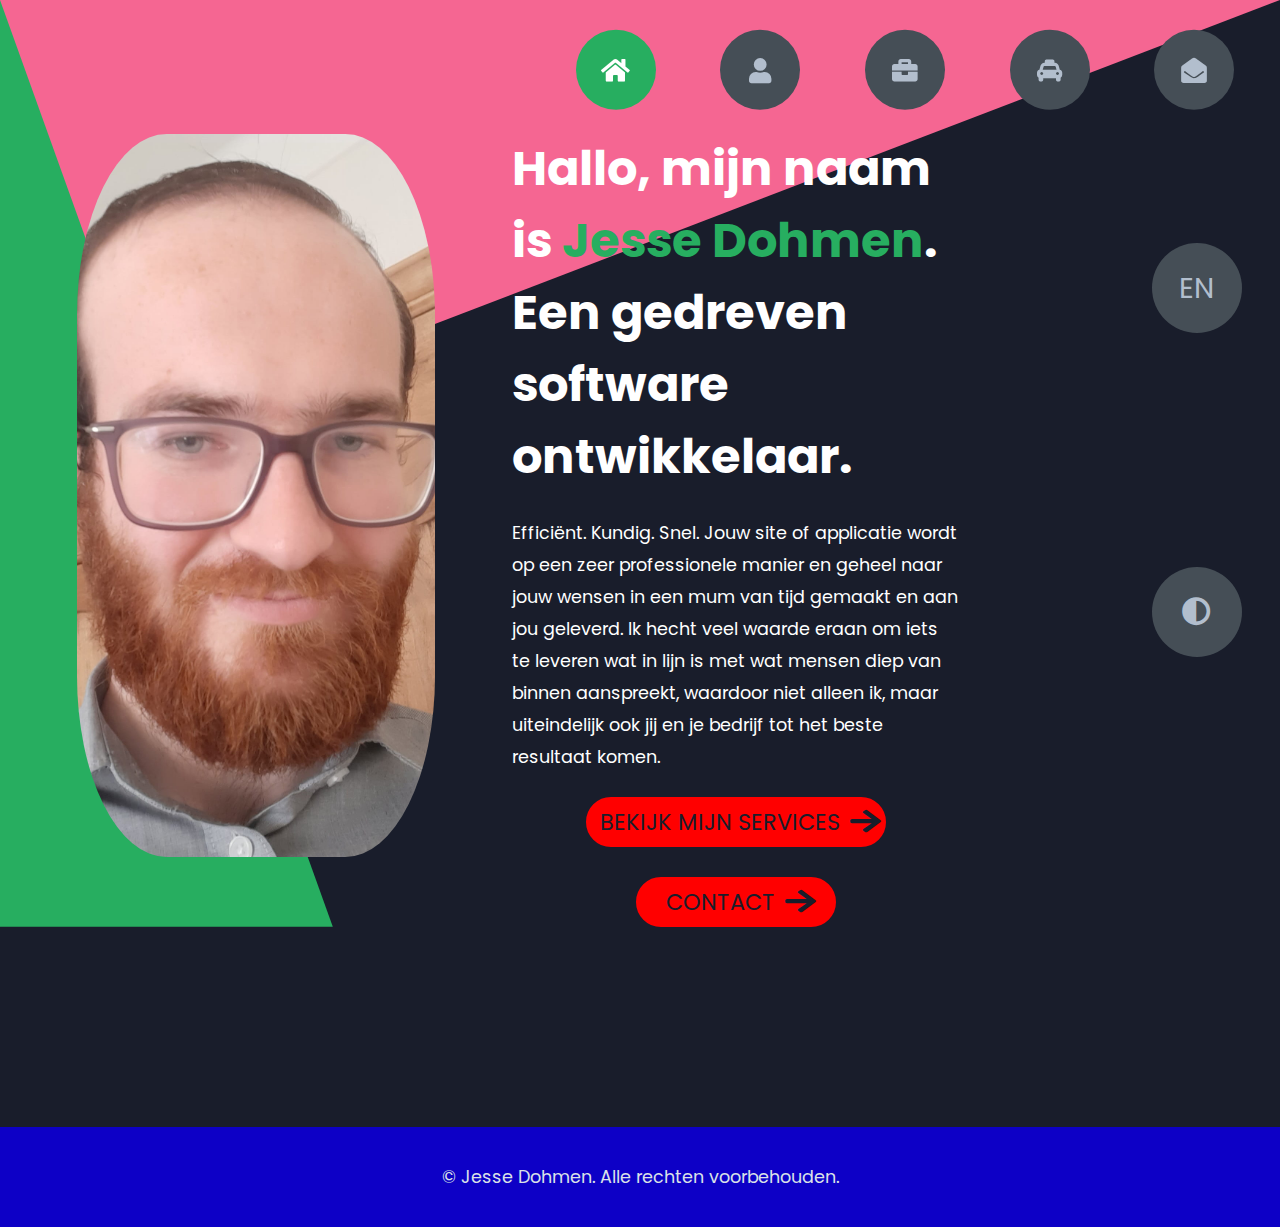
<file: index.html>
<!DOCTYPE html>
<html lang="en">
<head>
    <meta charset="UTF-8">
    <meta http-equiv="X-UA-Compatible" content="IE=edge">
    <meta name="viewport" content="width=device-width, initial-scale=1.0">
    <title>Portfolio</title>
    <!-- <link href="https://cdn.jsdelivr.net/npm/bootstrap@5.1.3/dist/css/bootstrap.min.css" rel="stylesheet" integrity="sha384-1BmE4kWBq78iYhFldvKuhfTAU6auU8tT94WrHftjDbrCEXSU1oBoqyl2QvZ6jIW3" crossorigin="anonymous"> -->
    <link rel="stylesheet" href="styles/styles.css">
    <link rel="preconnect" href="https://fonts.googleapis.com">
    <link rel="preconnect" href="https://fonts.gstatic.com" crossorigin>
    <link rel="stylesheet" href="https://cdnjs.cloudflare.com/ajax/libs/font-awesome/5.15.4/css/all.min.css" integrity="sha512-1ycn6IcaQQ40/MKBW2W4Rhis/DbILU74C1vSrLJxCq57o941Ym01SwNsOMqvEBFlcgUa6xLiPY/NS5R+E6ztJQ==" crossorigin="anonymous" referrerpolicy="no-referrer" />
    <link href="https://fonts.googleapis.com/css2?family=Poppins:wght@400;500;600;700;800&display=swap" rel="stylesheet">
</head>
<body class="main-content" onscroll="onScrollBar()" id="body">
    <header class="container header active" id="home">
        <div class="header-content">
            <div class="left-header">
                <div class="h-shape"></div>
                <div class="h-shape-2"></div>
                <div class="image">
                    <img src="img/jesse_3.jpg" alt="">
                </div>
            </div>
            <div class="right-header">
                <div class="active-language">
                    <h1 class="name">
                        Hallo, mijn naam is <span>Jesse Dohmen</span>. Een gedreven software ontwikkelaar.
                    </h1>
                    <p>
                        Efficiënt. Kundig. Snel. Jouw site of applicatie wordt op een zeer professionele manier en geheel naar jouw wensen in een mum van tijd gemaakt en aan jou geleverd. Ik hecht veel waarde eraan om iets te leveren wat in lijn is met wat mensen diep van binnen aanspreekt, waardoor niet alleen ik, maar uiteindelijk ook jij en je bedrijf tot het beste resultaat komen.
                    </p>
                    <div class="button-layout">
                        <div class="to-services">
                            <div class="call-to-action call-to-action-services">
                                <div class="cta-text">
                                    Bekijk mijn services
                                </div>
                                <i class="fa fa-arrow-right"></i>
                            </div>
                        </div>
                        <div class="to-contact">
                            <div class="call-to-action call-to-action-contact">
                                <div class="cta-text">
                                    Contact
                                </div>
                                <i class="fa fa-arrow-right"></i>
                            </div>
                        </div>
                    </div>
                </div>
                <div class="no-display">
                    <h1 class="name">
                        Hello, my name is <span>Jesse Dohmen</span>. A passionate software developer.
                    </h1>
                    <p>
                        Efficient. Skilled. Fast. Your site or application will be made fastly and delivered to you according to your wishes in a very professional manner. I care much about delivering something that is in line with people's deepest feelings, so that not only I, but also you and your company will yield the best results.
                    </p>
                    <div style="display: flex; justify-content: space-between">
                        <div class="to-services">
                            <div class="call-to-action call-to-action-services">
                                <div class="cta-text">
                                    Go to my Services
                                </div>
                                <i class="fa fa-arrow-right"></i>
                            </div>
                        </div>
                        <div class="to-contact">
                            <div class="call-to-action call-to-action-contact">
                                <div class="cta-text">
                                    Contact
                                </div>
                                <i class="fa fa-arrow-right"></i>
                            </div>
                        </div>
                    </div>
                </div>
            </div>
        </div>
        <div class="footer">
            <div class="active-language">
                © Jesse Dohmen. Alle rechten voorbehouden.
            </div>
            <div class="no-display">
                © Jesse Dohmen. All rights reserved.
            </div>
        </div>
    </header>
    <main>
        <section class="container about" id="about">
            <div class="main-title">
                <div class="active-language">
                    <h2>Over mij</h2>
                </div>
                <div class="no-display">
                    <h2>About me</h2>
                </div>
            </div>
            <div class="divider"></div>
            <div class="active-language">
                <!-- <p class="about-main-text">Ik ben een beetje gek. Je zou mij enerzijds kunnen omschrijven als een realiteitsbewust, rechtdoorzee persoon, die situaties goed analyseert en de juiste keuzes maakt naar aanleiding van die situatie. Anderzijds zie je in mij een sensitief persoon, die alles intens voelt en zich kan verliezen (op de goede manier :) ) in een bepaald onderwerp.  -->
                <p class="about-main-text">Onderstaand staan eigenschappen van mij die duidelijk maken hoe jouw bedrijf verder komt met mijn hulp.</p>
            </div>
            <div class="no-display">
                <!-- I am a bit crazy. On one side you could describe me as a real, straight-to-the-point person, which can analyze situations very well and act accordingly. On the other side I am a sensitive person, who feels things intensely, and who can lose himself (in a good way :) ) in a specific topic.  -->
                <p class="about-main-text">Below are some characteristics of me listed, which make clear how your company will grow with my help.</p>
            </div>
            <div class="about-container">
                <div class="display-item">
                    <div class="image-about">
                        <img src="img/drumstel.jpg">
                    </div>
                    <div class="text-about padding-left-about">
                        <div class="active-language">
                            <h4>Creatief</h4>
                            <p>
                                Ik ben iemand die zich makkelijk in dingen als muziek kan verliezen. Ik speel al 17 jaar verschillende percussie-instrumenten en ga goed op de klanken en melodieën die ik zelf speel en om mij heen hoor in de slagwerkgroep. Dan komt er creatieve energie vrij en kom je in een flow. Die creativiteit kan ik ook leggen in het maken van websites en webapplicaties. Wanneer ik dan in de flow kom, kan ik heel productief werken. Ik zou dan ook graag klanten willen helpen die creatieve ideeën hebben voor hun website of bedrijven die iemand kunnen gebruiken die handig is om met complexere applicaties aan de slag te gaan.
                            </p>
                        </div>
                        <div class="no-display">
                            <h4>Creative</h4>
                            <p>
                                I am someone who can easily lose himself into things like music. I have been playing various percussion instruments for 17 years and go well with the sounds and melodies that I play myself and also hear around me in the percussion group. Creative energy will then be released and you get into a flow. I can also put that creativity into making websites and web applications. Then when I get into the flow, I can be very productive. I would then also like to help clients who have creative ideas for their website or businesses who can use someone that can deal with working on more complex applications.
                            </p>
                        </div>
                    </div>
                </div>
                <div class="display-item">
                    <div class="text-about padding-right-about">
                        <div class="active-language">
                            <h4>Detailgericht</h4>
                            <p>
                                Ik heb ook een achtergrond in de wiskunde. Dingen exact bepalen en tot op het bot uitzoeken zijn dingen die mijn hele leven bij mij horen. Dan komt er een bepaald onderwerp voorbij op het internet en voordat je het weet heb je alles erover uitgezocht. Dat kenmerkt mijn nieuwsgierigheid en deze drive zorgt voor een fijnzinnige detailgerichtheid. Daarom kun je ook heel snel een werkende draft van je site of applicatie verwachten, omdat ik er dan meteen diep induik. De software skills die ik heb opgedaan het afgelopen jaar gecombineerd met het logisch denken en de analytische skills vanuit mijn wiskunde achtergrond, zorgt er verder voor dat je een extreem betrouwbare en exact uitgemeten site of applicatie opgeleverd kan krijgen. En dit heeft als voordeel dat je applicatie efficiënter werkt, waardoor bezoekers een fijnere ervaring zullen beleven wanneer ze jouw site bezoeken.
                            </p>
                        </div>
                        <div class="no-display">
                            <h4>Detail-oriented</h4>
                            <p>
                                I am someone with a background in mathematics. Determining things precisely and getting to the bottom of them are things that have been with me all my life. Then a certain subject comes up on the internet and before you know it you've searched all that you could find about it. That characterises my curiosity and this drive ensures a fine-tuned attention to detail. That is why you can expect a working draft of your site or application very quickly, because I dive right into it. The software skills I have acquired over the past year, combined with the logical thinking and analytical skills from my math background, ensure that an extremely reliable and precisely measured site or application can be delivered to you. And this has the advantage that your application works more efficiently, so that visitors will have a better experience when they visit your site.
                            </p>
                        </div>
                    </div>
                    <div class="image-about">
                        <img class="img-2" src="img/diploma_master.jpg">
                    </div>
                </div>
                <div class="display-item">
                    <div class="image-about">
                        <img src="img/kracht-van-autisme.png">
                    </div>
                    <div class="text-about padding-left-about">
                        <div class="active-language">
                            <h4>Mijn Autisme</h4>
                            <p>
                                Ik heb in 2018 de diagnose autisme gekregen. Ik voelde me al mijn hele leven anders dan de mensen om mij heen. Beperkte interesses, moeite met veranderingen en sociale interacties. Maar dat betekent dus ook dat ik mij heel fanatiek ergens op kan richten. Ik ben daarna bij diverse avonden geweest waar er over autisme werd gesproken, maar de echte openbaring voor mij kwam toen ik het boek 'De kracht van autisme' las, geschreven door Vera Helleman. Hierin vertelt Vera dat mensen met autisme geen ik-referentiekader bezitten, wat inhoudt dat er geen intrinsieke wil is voor autisten om bijvoorbeeld een mening te verkondigen of om te kiezen ergens geïnteresseerd in te zijn. Autisten zitten veel meer in de zijnslaag dan neurotypische mensen. Deze stroming die je voelt als je in de zijnslaag bent
                            </p>
                        </div>
                        <div class="no-display">
                            <h4>My Autism</h4>
                            <p>
                                I was diagnosed with autism in 2018. All my life I felt different from the people around me. Limited interests, difficulty with changes and social interactions. But that also means that I can focus on something very fanatically. After that I attended various meetings where autism was discussed, but the real revelation for me came when I read the book 'De kracht van autisme', written by Vera Helleman. In it Vera explains that people with autism do not possess an 'I' frame of reference, which means that there is no intrinsic will for autistic people to, for example, express an opinion or choose to be interested in something. Autistic people are much more occupied with being there, as opposed to neurotypical people. That gives us a power that neurotypical people don't have.
                            </p>
                        </div>
                    </div>
                </div>
            </div>
            <!-- <div class="about-stats">
                <div class="active-language">
                    <h4 class="stat-title">Mijn Vaardigheden</h4>
                </div>
                <div class="no-display">
                    <h4 class="stat-title">My Skills</h4>
                </div>
                <div class="progress-bars">
                    <div class="progress-bar">
                        <p class="prog-title">C#</p>
                        <div class="progress-con">
                            <p class="prog-text">95%</p>
                            <div class="progress">
                                <span class="csharp"></span>
                            </div>
                        </div>
                    </div>
                    <div class="progress-bar">
                        <p class="prog-title">.NET</p>
                        <div class="progress-con">
                            <p class="prog-text">95%</p>
                            <div class="progress">
                                <span class="net"></span>
                            </div>
                        </div>
                    </div>
                    <div class="progress-bar">
                        <p class="prog-title">PHP</p>
                        <div class="progress-con">
                            <p class="prog-text">90%</p>
                            <div class="progress">
                                <span class="php"></span>
                            </div>
                        </div>
                    </div>
                    <div class="progress-bar">
                        <p class="prog-title">SQL</p>
                        <div class="progress-con">
                            <p class="prog-text">85%</p>
                            <div class="progress">
                                <span class="sql"></span>
                            </div>
                        </div>
                    </div>
                    <div class="progress-bar">
                        <p class="prog-title">html5</p>
                        <div class="progress-con">
                            <p class="prog-text">80%</p>
                            <div class="progress">
                                <span class="html"></span>
                            </div>
                        </div>
                    </div>
                    <div class="progress-bar">
                        <p class="prog-title">css3</p>
                        <div class="progress-con">
                            <p class="prog-text">80%</p>
                            <div class="progress">
                                <span class="css"></span>
                            </div>
                        </div>
                    </div>
                    <div class="progress-bar">
                        <p class="prog-title">javascript</p>
                        <div class="progress-con">
                            <p class="prog-text">75%</p>
                            <div class="progress">
                                <span class="js"></span>
                            </div>
                        </div>
                    </div>
                    <div class="progress-bar">
                        <p class="prog-title">ReactJS</p>
                        <div class="progress-con">
                            <p class="prog-text">75%</p>
                            <div class="progress">
                                <span class="react"></span>
                            </div>
                        </div>
                    </div>
                    <div class="progress-bar">
                        <p class="prog-title">Laravel</p>
                        <div class="progress-con">
                            <p class="prog-text">75%</p>
                            <div class="progress">
                                <span class="laravel"></span>
                            </div>
                        </div>
                    </div>
                    <div class="progress-bar">
                        <p class="prog-title">Symfony</p>
                        <div class="progress-con">
                            <p class="prog-text">75%</p>
                            <div class="progress">
                                <span class="symfony"></span>
                            </div>
                        </div>
                    </div>
                </div>
            </div>
            <div class="active-language">
                <h4 class="stat-title">Mijn Tijdlijn</h4>
                <div class="timeline">
                    <div class="timeline-item">
                        <div class="tl-icon">
                            <i class="fas fa-briefcase"></i>
                        </div>
                        <p class="tl-duration">sep 2014 - jul 2017</p>
                        <h5>Bachelor of Science Technische Wiskunde<span> - Technische Universiteit Eindhoven</span></h5>
                    </div>
                    <div class="timeline-item">
                        <div class="tl-icon">
                            <i class="fas fa-briefcase"></i>
                        </div>
                        <p class="tl-duration">feb 2018 - feb 2021</p>
                        <h5>Master of Science Industrial And Applied Mathematics<span> - Technische Universiteit Eindhoven</span></h5>
                    </div>
                    <div class="timeline-item">
                        <div class="tl-icon">
                            <i class="fas fa-briefcase"></i>
                        </div>
                        <p class="tl-duration">mei 2021 - nov 2021</p>
                        <h5>Software trainee<span> - Educom-Detacom</span></h5>
                        <p> In dit traineeship software development heb ik een heleboel over programmeertalen en frameworks,
                            en ontwerppatronen geleerd.
                        </p>
                    </div>
                    <div class="timeline-item">
                        <div class="tl-icon">
                            <i class="fas fa-briefcase"></i>
                        </div>
                        <p class="tl-duration">nov 2021 - jul 2022</p>
                        <h5>Software ontwikkelaar<span> - Educom-Detacom</span></h5>
                        <p> 
                            Als Junior Software ontwikkelaar bij Detacom werkte ik aan een complexe
                            .NET applicatie genaamd MKS.Tools, welke eigendom van Management KompasGroep is.
                            Deze applicatie geeft accountant- en adviesbureaus tools om hun klanten inzicht
                            in hun financiële situatie te geven. Daarnaast geeft het die klanten ook de mogelijkheid
                            om hun financiële situatie te verbeteren door bijvoorbeeld te spelen met getallen
                            in de rendementsanalyse of door een stok achter de deur in de vorm van het resultaten volg systeem.
                            Ik heb diverse extensies zoals wachtwoord reset en e-mail validatie functionaliteit toegevoegd en ook
                            diverse issues met de applicatie opgelost, waardoor gebruikers uiteindelijk een betere en meer accurate 
                            ervaring met MKS.Tools hebben.
                        </p>
                    </div>
                </div>
            </div>
            <div class="no-display">
                <h4 class="stat-title">My Timeline</h4>
                <div class="timeline">
                    <div class="timeline-item">
                        <div class="tl-icon">
                            <i class="fas fa-briefcase"></i>
                        </div>
                        <p class="tl-duration">sep 2014 - jul 2017</p>
                        <h5>Bachelor of Science Applied Mathematics<span> - Technische Universiteit Eindhoven</span></h5>
                    </div>
                    <div class="timeline-item">
                        <div class="tl-icon">
                            <i class="fas fa-briefcase"></i>
                        </div>
                        <p class="tl-duration">feb 2018 - feb 2021</p>
                        <h5>Master of Science Industrial And Applied Mathematics<span> - Technische Universiteit Eindhoven</span></h5>
                    </div>
                    <div class="timeline-item">
                        <div class="tl-icon">
                            <i class="fas fa-briefcase"></i>
                        </div>
                        <p class="tl-duration">mei 2021 - nov 2021</p>
                        <h5>Software trainee<span> - Educom-Detacom</span></h5>
                        <p>
                            This is my traineeship in software development in which I learned a lot
                            of programming languages and the like.
                            Design patterns like Model View Controller and Model View Viewmodel
                            are also things I learned along the way.
                        </p>
                    </div>
                    <div class="timeline-item">
                        <div class="tl-icon">
                            <i class="fas fa-briefcase"></i>
                        </div>
                        <p class="tl-duration">nov 2021 - jul 2022</p>
                        <h5>Software developer<span> - Educom-Detacom</span></h5>
                        <p>
                            I worked as a Junior Software Developer at Detacom on the complex
                            .NET application MKS.Tools, property of Management KompasGroep.
                            This application aims to give customers of accountancy and advisory
                            firms an insight into their financial situation and at the same time it is
                            a tool to improve that situation by, for example, a yield analysis and a
                            stick behind the door with the RVS system.
                            I solved a lot of issues with the application and extended it with things like
                            password reset and e-mail validation functionalities,
                            so that users will have a better and more accurate experience with
                            MKS.Tools.
                        </p>
                    </div>
                </div> 
            </div>-->
            <div class="footer">
                <div class="active-language">
                    © Jesse Dohmen. Alle rechten voorbehouden.
                </div>
                <div class="no-display">
                    © Jesse Dohmen. All rights reserved.
                </div>
            </div>
        </section>
        <section class="container" id="portfolio">
            <div class="active-language">
                <div class="main-title">
                    <h2>Mijn Portfolio</h2>
                </div>
            </div>
            <div class="no-display">
                <div class="main-title">
                    <h2>My Portfolio</h2>
                </div>
            </div>
            <div class="divider"></div>
            <div class="portfolios">
                <div style="padding-bottom: 30px">
                    <h2 class="port-h2">
                        <div class="active-language">
                            Eigen Freelance projecten
                        </div>
                        <div class="no-display">
                            Self-made Freelance projects
                        </div>
                    </h2>
                    <div class="active-language">
                        <p>
                            In deze sectie staan projecten die ik gemaakt heb om meer vaardig te worden in mijn programmeervaardigheden wat betreft HTML, CSS en een vleugje JavaScript. Ik heb hierbij gebruik gemaakt van een aantal PHP frameworks, waaronder CodeIgniter en Laravel.
                        </p>
                    </div>
                    <div class="no-display">
                        <p>
                            In this section you can find a couple of projects that I have made to gain more skills when it comes to HTML, CSS and a bit of JavaScript. For this I used a couple of PHP frameworks, under which CodeIgniter and Laravel.
                        </p>
                    </div>
                </div>
                <span class="display-item">
                    <span class="port-text padding-right-port">
                        <h2>LGAL site</h2>
                        <div class="active-language">
                            <p>
                                In dit project heb ik de website van Lotgenotengroep Autisme Limburg een redesign gegeven.
                                Deze groep organiseert avonden waar autisten elkaar kunnen vinden en waar er vaak lezingen over autisme
                                worden gegeven en spelletjes of groepsopdrachten worden gedaan door de aanwezigen.
                            </p>
                        </div>
                        <div class="no-display">
                            <p>
                                In this project I have made a redesign of the website of LGAL.
                                This group organises events where autistic people can find each other and where lectures are being given about autism and where group tasks are oftenly done by the attendees.
                            </p>
                        </div>
                    </span>
                    <span class="portfolio-item">
                        <span>
                            <img src="img/scHomepage.png" alt="">
                            <div class="hover-items">
                                <div class="active-language">
                                    <h3>Bekijk meer info op GitHub:</h3>
                                </div>
                                <div class="no-display">
                                    <h3>Check out more info on GitHub:</h3>
                                </div>
                                <div class="icons">
                                    <a href="https://github.com/SoftFreelance96/lgal" class="icon">
                                        <i class="fab fa-github"></i>
                                    </a>
                                </div>
                            </div>
                        </span>
                    </span>
                </span>
                <div class="divider"></div>
                <div style="margin-top: 3rem; padding-bottom: 30px;">
                    <h2 class="port-h2">
                        <div class="active-language">
                            Educom traineeship projecten
                        </div>
                        <div class="no-display">
                            Educom traineeship projects
                        </div>
                    </h2>
                    <div class="active-language">
                        <p>
                            In deze sectie staan een aantal van de projecten die ik tijdens mijn traineeship bij Educom heb gebouwd. Onder begeleiding van mijn docent heb ik deze applicaties voor het grootste deel zelf gebouwd, en ze steken technisch goed
                            in elkaar. Ik heb daarbij veel ervaring opgedaan met de technologieën die van pas komen bij het ontwikkelen van jouw perfecte website of applicatie.
                        </p>
                    </div>
                    <div class="no-display">
                        <p>
                            In this section you can find a couple of projects can be found that I built while I was a trainee at Educom. Supervised by my teacher I built these applications mostly by myself and they are technically well built. Working on these projects I gained a lot of experience with the technologies that are very useful when I will build your perfect website or application.
                        </p>
                    </div>
                </div>
                <span class="display-item">
                    <span class="portfolio-item">
                        <span>
                            <img src="img/zapp-logo.png" alt="">
                            <div class="hover-items">
                                <div class="active-language">
                                    <h3>Bekijk meer info op GitHub:</h3>
                                </div>
                                <div class="no-display">
                                    <h3>Check out more info on GitHub:</h3>
                                </div>
                                <div class="icons">
                                    <a href="https://github.com/JesseD531/JDZorgApp/tree/master/ZorgApp2" class="icon">
                                        <i class="fab fa-github"></i>
                                    </a>
                                </div>
                            </div>
                        </span>
                    </span>
                    <span class="port-text padding-left-port">
                        <h2>Zapp</h2>
                        <div class="active-language">
                            <p>
                                In dit project heb ik een applicatie genaamd Zapp gebouwd voor een fictief ziekenhuis. Het doel van de applicatie was om een overzicht te geven van geplande bezoeken tussen medewerkers van het ziekenhuis en de patiënten. Per patiënt kunnen er vaste taken worden ingepland die dan uitgevoerd moeten worden door de medewerker wanneer die de patiënt bezoekt.
                            </p>
                        </div>
                        <div class="no-display">
                            <p>
                                In this project I have built an app named Zapp for a fictional hospital. The goal of the application was to establish an overview of visits between coworkers of a hospital and the patients. For every patient there is the possibility to plan tasks that have to be executed by the coworker when he/she visits the patient.
                            </p>
                        </div>
                    </span>
                </span>
                <span class="display-item">
                    <span class="port-text padding-right-port">
                        <h2>Vac!t</h2>
                        <div class="active-language">
                            <p>
                                In dit project heb ik een vacaturesite genaamd Vac!t gemaakt. 
                                Op deze site kunnen sollicitanten op zoek gaan naar interessante vacatures en bedrijven op zoek naar interessante kandidaten voor de door hen geplaatste vacatures.
                            </p>
                        </div>
                        <div class="no-display">
                            <p>
                                In this project I have built a site for vacancies named Vac!t. On this site people that look for jobs can search for interesting vacancies and companies can search for candidates that fit their posted vacancies.
                            </p>
                        </div>
                    </span>
                    <span class="portfolio-item">
                        <span>
                            <img src="img/scHomepage.png" alt="">
                            <div class="hover-items">
                                <div class="active-language">
                                    <h3>Bekijk meer info op GitHub:</h3>
                                </div>
                                <div class="no-display">
                                    <h3>Check out more info on GitHub:</h3>
                                </div>
                                <div class="icons">
                                    <a href="https://github.com/JesseD531/JDVacit" class="icon">
                                        <i class="fab fa-github"></i>
                                    </a>
                                </div>
                            </div>
                        </span>
                    </span>
                </span>
                <span class="display-item">
                    <span class="portfolio-item">
                        <span>
                            <img src="img/verrukkulluk-logo.png" alt="">
                            <div class="hover-items">
                                <div class="active-language">
                                    <h3>Bekijk meer info op GitHub:</h3>
                                </div>
                                <div class="no-display">
                                    <h3>Check out more info on GitHub:</h3>
                                </div>
                                <div class="icons">
                                    <a href="https://github.com/JesseD531/JDVerrukkulluk" class="icon">
                                        <i class="fab fa-github"></i>
                                    </a>
                                </div>
                            </div>
                        </span>
                    </span>
                    <span class="port-text padding-left-port">
                        <h2>Verrukkulluk</h2>
                        <div class="active-language">
                            <p>
                                In dit project heb ik een receptensite gebouwd genaamd Verrukkulluk.
                                Op deze site kunnen bezoekers diverse recepten bekijken, met details inbegrepen zoals prijs en aantal calorieën.
                                Tevens kunnen bezoekers het recept een waardering geven of toevoegen aan hun favorietenlijst. Dit is de eerste applicatie die ik gebouwd heb.
                            </p>
                        </div>
                        <div class="no-display">
                            <p>
                                In this project, I built a recipe site called Verrukkulluk.
                                On this site, visitors can view various recipes, with details including price and number of calories.
                                Visitors can also rate the recipe or add it to their list of favourites. This is the first application I have built.
                            </p>
                        </div>
                    </span>
                </span>
            </div>
            <div class="footer">
                <div class="active-language">
                    © Jesse Dohmen. Alle rechten voorbehouden.
                </div>
                <div class="no-display">
                    © Jesse Dohmen. All rights reserved.
                </div>
            </div>
        </section>
        <section class="container" id="blogs">
            <div class="blogs-content">
                <div class="main-title">
                    <h2>My <span>Blogs</span><span class="bg-text">My Blogs</span></h2>
                </div>
                <div class="blogs">
                    <div class="blog">
                        <img src="img/port6.jpg" alt="">
                        <div class="blog-text">
                            <h4>
                                How to Create Your Own Website
                            </h4>
                            <p>
                                Lorem ipsum dolor sit, amet consectetur adipisicing elit. 
                                Doloribus natus voluptas, eos obcaecati recusandae amet?
                            </p>
                        </div>
                    </div>
                    <div class="blog">
                        <img src="img/blog1.jpg" alt="">
                        <div class="blog-text">
                            <h4>
                                How to Become an Expert in Web Design
                            </h4>
                            <p>
                                Lorem ipsum dolor sit, amet consectetur adipisicing elit. 
                                Doloribus natus voluptas, eos obcaecati recusandae amet?
                            </p>
                        </div>
                    </div>
                    <div class="blog">
                        <img src="img/blog2.jpg" alt="">
                        <div class="blog-text">
                            <h4>
                                Become a Web Designer in 10 Days
                            </h4>
                            <p>
                                Lorem ipsum dolor sit, amet consectetur adipisicing elit. 
                                Doloribus natus voluptas, eos obcaecati recusandae amet?
                            </p>
                        </div>
                    </div>
                    <div class="blog">
                        <img src="img/blog3.jpg" alt="">
                        <div class="blog-text">
                            <h4>
                                Debbuging made easy with Web Inspector
                            </h4>
                            <p>
                                Lorem ipsum dolor sit, amet consectetur adipisicing elit. 
                                Doloribus natus voluptas, eos obcaecati recusandae amet?
                            </p>
                        </div>
                    </div>
                    <div class="blog">
                        <img src="img/port1.jpg" alt="">
                        <div class="blog-text">
                            <h4>
                                Get started with Web Design and UI Design
                            </h4>
                            <p>
                                Lorem ipsum dolor sit, amet consectetur adipisicing elit. 
                                Doloribus natus voluptas, eos obcaecati recusandae amet?
                            </p>
                        </div>
                    </div>
                    <div class="blog">
                        <img src="img/port3.jpg" alt="">
                        <div class="blog-text">
                            <h4>
                                This is what you need to know about Web Design
                            </h4>
                            <p>
                                Lorem ipsum dolor sit, amet consectetur adipisicing elit. 
                                Doloribus natus voluptas, eos obcaecati recusandae amet?
                            </p>
                        </div>
                    </div>
                </div>
            </div>
            <div class="footer">
                <div class="active-language">
                    © Jesse Dohmen. Alle rechten voorbehouden.
                </div>
                <div class="no-display">
                    © Jesse Dohmen. All rights reserved.
                </div>
            </div>
        </section>
        <section class="container services" id="services">
            <div class="services-container">
                <div class="main-title">
                    <div class="active-language">
                        <h2>Services</h2>
                    </div>
                    <div class="no-display">
                        <h2>Services</h2>
                    </div>
                </div>
                <div class="divider"></div>
                <div class="services-flex">
                    <a href="#" class="services-item">
                        <div class="active-language">
                            <h2 class="service-header">Snelle website</h2>
                            <p>Kies hiervoor als je een snelle website wilt hebben. Ik kan daarnaast de website specifieker stylen naar jouw wensen met mijn doorgrondige kennis van HTML en CSS, waardoor jouw site flitsender, unieker en dus beter oogt voor conversie. Klik voor meer informatie.</p>
                        </div>
                        <div class="no-display">
                            <h2 class="service-header">Fast website</h2>
                            <p>Choose this option if you would like to have a fast website. I am able to style the site more to your wishes with my thorough knowledge of HTML and CSS, so that your site will look more flashy, more unique and better for conversion. Click for more information.</p>
                        </div>
                    </a>
                    <a href="#" class="services-item">
                        <div class="active-language">
                            <h2 class="service-header">Van idee tot webapplicatie</h2>
                            <p>Kies hiervoor als je een webshop of applicatie met een heleboel gebruikers voor ogen hebt. De applicatie zal technisch helemaal dichtgetimmerd zijn, waardoor de gebruiker een gebruiksvriendelijke en vloeiende ervaring zal ondervinden, wat je bedrijf aantrekkelijker maakt. Klik voor meer informatie.</p>
                        </div>
                        <div class="no-display">
                            <h2 class="service-header">From idea to web application</h2>
                            <p>Choose this option if you would like to have something like a webshop or application in which many users have to register. The application will be technically sound, so that users will encounter a user-friendly and smooth experience when they are visiting your site, which makes your company more attractive to them. Click for more information.</p>
                        </div>
                    </a>
                    <a href="#" class="services-item">
                        <div class="active-language">
                            <h2 class="service-header">Consultancy</h2>
                            <p>Kies hiervoor als je al een werkende site of applicatie hebt, maar hulp nodig hebt voor extensies, bugs, onderhoud en andere technische zaken. Klik voor meer informatie.</p>
                        </div>
                        <div class="no-display">
                            <h2 class="service-header">Consultancy</h2>
                            <p>Choose this option if you already have a working site or application, but need some help with regards to extensions, bugs and maintenance. Click for more information.</p>
                        </div>
                    </a>
                </div>
                <div class="divider"></div>
                <div>
                    
                </div>
            </div>
            <div class="footer">
                <div class="active-language">
                    © Jesse Dohmen. Alle rechten voorbehouden.
                </div>
                <div class="no-display">
                    © Jesse Dohmen. All rights reserved.
                </div>
            </div>
        </section>
        <section class="container contact" id="contact">
            <div class="contact-container">
                <div class="main-title">
                    <div class="active-language">
                        <h2>Contact</h2>
                    </div>
                    <div class="no-display">
                        <h2>Contact</h2>
                    </div>
                </div>
                <div class="divider"></div>
                <div class="contact-content-con">
                    <div class="left-contact">
                        <div class="active-language">
                            <h4>Neem hier contact met me op:</h4>
                            <p>
                                Ik ben via de volgende kanalen bereikbaar voor contact om een afspraak te maken:
                            </p>
                        </div>
                        <div class="no-display">
                            <h4>Contact me here:</h4>
                            <p>
                                I am available for contact to book a call through these media:
                            </p>
                        </div>
                        <div class="contact-info">
                            <div class="contact-item">
                                <div class="icon">
                                    <i class="fas fa-mobile"></i>
                                    <div class="active-language">
                                        <span>
                                            Telefoon:
                                        </span>
                                    </div>
                                    <div class="no-display">
                                        <span>
                                            Mobile Phone:
                                        </span>
                                    </div>
                                </div>
                                <div class="active-language">
                                    <p>
                                        +31 06 10041202
                                    </p>
                                </div>
                                <div class="no-display">
                                    <p>
                                        +31 06 10041202
                                    </p>
                                </div>
                            </div>
                            <div class="contact-item">
                                <div class="icon">
                                    <i class="fas fa-envelope"></i>
                                    <div class="active-language">
                                        <span>
                                            E-mail:
                                        </span>
                                    </div>
                                    <div class="no-display">
                                        <span>
                                            E-mail:
                                        </span>
                                    </div>
                                </div>
                                <div class="active-language">
                                    <p>
                                        jessedohmendevelopment@gmail.com
                                    </p>
                                </div>
                                <div class="no-display">
                                    <p>
                                        jessedohmendevelopment@gmail.com
                                    </p>
                                </div>
                            </div>
                            <div class="contact-item">
                                <div class="icon">
                                    <i class="fas fa-map-marker-alt"></i>
                                    <div class="active-language">
                                        <span>
                                            Locatie:
                                        </span>
                                    </div>
                                    <div class="no-display">
                                        <span>
                                            Location:
                                        </span>
                                    </div>
                                </div>
                                <p>
                                    <div class="active-language">
                                        <span>
                                            Sittard, Nederland
                                        </span>
                                    </div>
                                    <div class="no-display">
                                        <span>
                                            Sittard, The Netherlands
                                        </span>
                                    </div>
                                </p>
                            </div>
                        </div>
                    </div>
                    <div class="right-contact">
                        <div class="active-language">
                            <h2>Overige links:</h2>
                        </div>
                        <div class="no-display">
                            <h2>Other links:</h2>
                        </div>
                        <div style="display: flex">
                            <div class="contact-icon">
                                <div class="contact-icon-item">
                                    <a href="https://www.linkedin.com/in/jesse-dohmen-526179205/" target="_blank">
                                        <i class="fab fa-linkedin"></i>
                                    </a>
                                </div>
                                <div class="contact-icon-item">
                                    <a href="https://twitter.com/FreelanceSoft96" target="_blank">
                                        <i class="fab fa-twitter"></i>
                                    </a>
                                </div>
                                <div class="contact-icon-item">
                                    <a href="https://github.com/JesseD531" target="_blank">
                                        <i class="fab fa-github"></i>
                                    </a>
                                </div>
                            </div>
                        </div>
                    </div>
                    <!-- <div class="right-contact">
                        <form action="" class="contact-form">
                            <div class="input-control i-c-2">
                                <input type="text" required placeholder="YOUR NAME">
                                <input type="email" required placeholder="YOUR EMAIL">
                            </div>
                            <div class="input-control">
                                <input type="text" required placeholder="ENTER SUBJECT">
                            </div>
                            <div class="input-control">
                                <textarea name="" id="" cols="15" rows="8" placeholder="Message Here..."></textarea>
                            </div>
                            <div class="submit-btn">
                                <a href="#" class="main-btn">
                                    <span class="btn-text">Download CV</span>
                                    <span class="btn-icon"><i class="fas fa-download"></i></span>
                                </a>
                            </div>
                        </form>
                    </div> -->
                </div>
            </div>
            <div class="footer">
                <div class="active-language">
                    © Jesse Dohmen. Alle rechten voorbehouden.
                </div>
                <div class="no-display">
                    © Jesse Dohmen. All rights reserved.
                </div>
            </div>
        </section>
    </main>
    <div class="navbar" id="navbar">
        <div class="controls">
            <div class="control-item">
                <div class="control active-btn" data-id="home">
                    <i class="fas fa-home"></i>
                </div>
                <div class="subtext">
                    Home
                </div>
            </div>
            <div class="control-item">
                <div class="control" data-id="about">
                    <i class="fas fa-user"></i>
                </div>
                <div class="subtext">
                    <div class="active-language">
                        Over mij
                    </div>
                    <div class="no-display">
                        About me
                    </div>
                </div>
            </div>
            <div class="control-item">
                <div class="control" data-id="portfolio">
                    <i class="fas fa-briefcase"></i>
                </div>
                <div class="subtext">
                    <div class="active-language">
                        Projecten
                    </div>
                    <div class="no-display">
                        Projects
                    </div>
                </div>
            </div>
            <div class="control-item">
                <div class="control services-button" data-id="services">
                    <i class="fas fa-taxi"></i>
                </div>
                <div class="subtext">
                    <div class="active-language">
                        Services
                    </div>
                    <div class="no-display">
                        Services
                    </div>
                </div>
            </div>
            <!-- <div class="control-item">
                <div class="control" data-id="blogs">
                    <i class="far fa-newspaper"></i>
                </div>
                <div class="subtext">
                    <div class="active-language">
                        Over mij
                    </div>
                </div>
            </div> -->
            <div class="control-item">
                <div class="control contact-button" data-id="contact">
                    <i class="fas fa-envelope-open"></i>
                </div>
                <div class="subtext">
                    Contact
                </div>
            </div>
        </div>
    </div>
    <div class="language-btn">
        <div class="language">
            EN
        </div>
    </div>
    <div class="theme-btn">
        <i class="fas fa-adjust"></i>
    </div>
    <script src="app.js"></script>
    <script>
        function backgroundChange(){

            var navbar = document.querySelector(".navbar");

            var B = document.body; 
            var D = document.documentElement; 
            D = (D.clientHeight)? D: B;

            if(D.scrollTop != 0){
                if(document.body.classList.contains("light-mode")){
                    navbar.style.background = "rgba(255, 255, 255, 1)";
                }else{
                    navbar.style.background = "rgba(25, 29, 43, 1)";
                }
            }else{
                navbar.style.background = "rgba(255, 255, 255, 0)";
            }

            return D;
        }
        window.onscroll = function(){

            var navbar = document.querySelector(".navbar");

            var D = backgroundChange();

            if (D.scrollTop != 0){
                navbar.style.borderLeft = "5px solid grey";
                navbar.style.borderBottom = "5px solid grey";
                navbar.style.boxShadow = "-3px 3px 10px #6c7983";
                navbar.style.transition = "all 0.3s ease-in-out";
                navbar.style.borderBottomLeftRadius = "15px";
            }else{
                navbar.style.borderLeft = "0px hidden";
                navbar.style.borderBottom = "0px hidden";
                navbar.style.boxShadow = "none";
                navbar.style.transition = "all 0.3s ease-in-out";
                navbar.style.borderBottomLeftRadius = "0px";
                navbar.style.backgroundColor = "none";
            }        
        };

    </script>
    <!-- <script src="https://cdn.jsdelivr.net/npm/bootstrap@5.1.3/dist/js/bootstrap.bundle.min.js" integrity="sha384-ka7Sk0Gln4gmtz2MlQnikT1wXgYsOg+OMhuP+IlRH9sENBO0LRn5q+8nbTov4+1p" crossorigin="anonymous"></script> -->

</body>
</html>
</file>
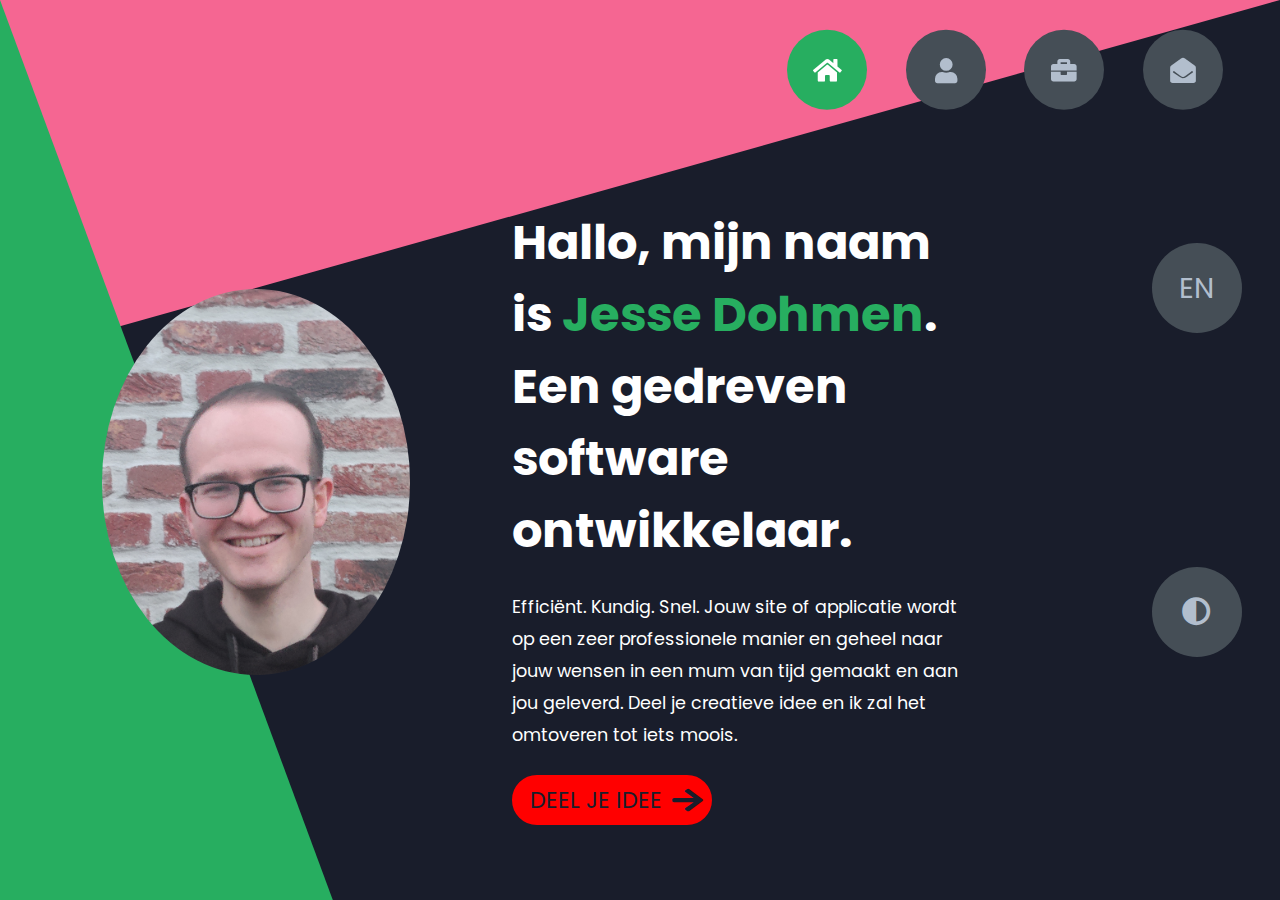
<file: Eigen_Website/index.html>
<!DOCTYPE html>
<html lang="en">
<head>
    <meta charset="UTF-8">
    <meta http-equiv="X-UA-Compatible" content="IE=edge">
    <meta name="viewport" content="width=device-width, initial-scale=1.0">
    <title>Portfolio</title>
    <!-- <link href="https://cdn.jsdelivr.net/npm/bootstrap@5.1.3/dist/css/bootstrap.min.css" rel="stylesheet" integrity="sha384-1BmE4kWBq78iYhFldvKuhfTAU6auU8tT94WrHftjDbrCEXSU1oBoqyl2QvZ6jIW3" crossorigin="anonymous"> -->
    <link rel="stylesheet" href="styles/styles.css">
    <link rel="preconnect" href="https://fonts.googleapis.com">
    <link rel="preconnect" href="https://fonts.gstatic.com" crossorigin>
    <link rel="stylesheet" href="https://cdnjs.cloudflare.com/ajax/libs/font-awesome/5.15.4/css/all.min.css" integrity="sha512-1ycn6IcaQQ40/MKBW2W4Rhis/DbILU74C1vSrLJxCq57o941Ym01SwNsOMqvEBFlcgUa6xLiPY/NS5R+E6ztJQ==" crossorigin="anonymous" referrerpolicy="no-referrer" />
    <link href="https://fonts.googleapis.com/css2?family=Poppins:wght@400;500;600;700;800&display=swap" rel="stylesheet">
</head>
<body class="main-content" onscroll="onScrollBar()" id="body">
    <header class="container header active" id="home">
        <div class="header-content">
            <div class="left-header">
                <div class="h-shape"></div>
                <div class="h-shape-2"></div>
                <div class="image">
                    <img src="img/jesse.jpg" alt="">
                </div>
            </div>
            <div class="right-header">
                <div class="active-language">
                    <h1 class="name">
                        Hallo, mijn naam is <span>Jesse Dohmen</span>. Een gedreven software ontwikkelaar.
                    </h1>
                    <p>
                        Efficiënt. Kundig. Snel. Jouw site of applicatie wordt op een zeer professionele manier en geheel naar jouw wensen in een mum van tijd gemaakt en aan jou geleverd. Deel je creatieve idee en ik zal het omtoveren tot iets moois.
                    </p>
                    <div class="to-contact">
                        <div class="call-to-action call-to-action-dutch">
                            <div class="cta-text">
                                Deel je idee
                            </div>
                            <i class="fa fa-arrow-right"></i>
                        </div>
                    </div>
                </div>
                <div class="no-display">
                    <h1 class="name">
                        Hello, my name is <span>Jesse Dohmen</span>. A passionate software developer.
                    </h1>
                    <p>
                        Efficient. Skilled. Fast. Your site or application will be made fastly and delivered to you according to your wishes in a very professional manner. Share your creative idea and I will make something beautiful out of it.
                    </p>
                    <div class="to-contact">
                        <div class="call-to-action call-to-action-english">
                            <div class="cta-text">
                                Share your idea
                            </div>
                            <i class="fa fa-arrow-right"></i>
                        </div>
                    </div>
                </div>
            </div>
        </div>
    </header>
    <main>
        <section class="container about" id="about">
                <div class="main-title">
                    <div class="active-language">
                        <h2>Over mij</h2>
                    </div>
                    <div class="no-display">
                        <h2>About me</h2>
                    </div>
                </div>
                <div class="divider"></div>
                <div class="about-container">
                    <div class="display-item">
                        <div class="image-about">
                            <img src="img/drumstel.jpg">
                        </div>
                        <div class="text-about padding-left-about">
                            <div class="active-language">
                                <h4>Creatief</h4>
                                <p>
                                    Ik ben iemand die zich makkelijk in dingen als muziek kan verliezen. Ik speel al 17 jaar verschillende percussie-instrumenten en ga goed op de klanken en melodieën die ik zelf speel en om mij heen hoor in de slagwerkgroep. Dan komt er creatieve energie vrij en kom je in een flow. Die creativiteit kan ik ook leggen in het maken van websites en webapplicaties. Wanneer ik dan in de flow kom, kan ik heel productief werken. Ik zou dan ook graag klanten willen helpen die creatieve ideeën hebben voor hun website of bedrijven die iemand kunnen gebruiken die handig is om met complexere applicaties aan de slag te gaan.
                                </p>
                            </div>
                            <div class="no-display">
                                <h4>Creative</h4>
                                <p>
                                    I am someone who can easily lose himself into music. I have been playing various percussion instruments for 17 years and go well with the sounds and melodies that I play myself and also hear around me in the percussion group. Creative energy will then be released and you get into a flow. I can also put that creativity into making websites and web applications. Then when I get into the flow, I can be very productive. I would then also like to help clients who have creative ideas for their website or businesses who can use someone that can deal with working on more complex applications.
                                </p>
                            </div>
                        </div>
                    </div>
                    <div class="display-item">
                        <div class="text-about padding-right-about">
                            <div class="active-language">
                                <h4>Detailgericht</h4>
                                <p>
                                    Ik heb ook een achtergrond in de wiskunde. Dingen exact bepalen en tot op het bot uitzoeken zijn dingen die mijn hele leven bij mij horen. Dan komt er een bepaald onderwerp voorbij op het internet en voordat je het weet heb je alles erover uitgezocht. Dat kenmerkt mijn nieuwsgierigheid en deze drive zorgt voor een fijnzinnige detailgerichtheid. Daarom kun je ook heel snel een werkende draft van je site of applicatie verwachten, omdat ik er dan meteen diep induik. De software skills die ik heb opgedaan het afgelopen jaar gecombineerd met het logisch denken en de analytische skills vanuit mijn wiskunde achtergrond, zorgt er verder voor dat je een extreem betrouwbare en exact uitgemeten site of applicatie opgeleverd kan krijgen. En dit heeft als voordeel dat je applicatie efficiënter werkt, waardoor bezoekers een fijnere ervaring zullen beleven wanneer ze jouw site bezoeken.
                                </p>
                            </div>
                            <div class="no-display">
                                <h4>Detail-oriented</h4>
                                <p>
                                    I am someone with a background in mathematics. Determining things precisely and getting to the bottom of them are things that have been with me all my life. Then a certain subject comes up on the internet and before you know it you've searched all that you could find about it. That characterises my curiosity and this drive ensures a fine-tuned attention to detail. That is why you can expect a working draft of your site or application very quickly, because I dive right into it. The software skills I have acquired over the past year, combined with the logical thinking and analytical skills from my math background, ensure that an extremely reliable and precisely measured site or application can be delivered to you. And this has the advantage that your application works more efficiently, so that visitors will have a better experience when they visit your site.
                                </p>
                            </div>
                        </div>
                        <div class="image-about">
                            <img class="img-2" src="img/diploma_master.jpg">
                        </div>
                    </div>
                    <div class="display-item">
                        <div class="image-about">
                            <img src="img/kracht-van-autisme.png">
                        </div>
                        <div class="text-about padding-left-about">
                            <div class="active-language">
                                <h4>Mijn Autisme</h4>
                                <p>
                                    Ik heb in 2018 de diagnose autisme gekregen. Ik voelde me al mijn hele leven anders dan de mensen om mij heen. Beperkte interesses, moeite met veranderingen en sociale interacties. Maar dat betekent dus ook dat ik mij heel fanatiek ergens op kan richten. Ik ben daarna bij diverse avonden geweest waar er over autisme werd gesproken, maar de echte openbaring voor mij kwam toen ik het boek 'De kracht van autisme' las, geschreven door Vera Helleman. Hierin vertelt Vera dat mensen met autisme geen ik-referentiekader bezitten, wat inhoudt dat er geen intrinsieke wil is voor autisten om bijvoorbeeld een mening te verkondigen of om te kiezen ergens geïnteresseerd in te zijn. Autisten zitten veel meer in de zijnslaag dan neurotypische mensen. Dat geeft dus ook een kracht die neurotypische mensen niet hebben.
                                </p>
                            </div>
                            <div class="no-display">
                                <h4>My Autism</h4>
                                <p>
                                    I was diagnosed with autism in 2018. All my life I felt different from the people around me. Limited interests, difficulty with changes and social interactions. But that also means that I can focus on something very fanatically. After that I attended various meetings where autism was discussed, but the real revelation for me came when I read the book 'De kracht van autisme', written by Vera Helleman. In it Vera explains that people with autism do not possess an 'I' frame of reference, which means that there is no intrinsic will for autistic people to, for example, express an opinion or choose to be interested in something. Autistic people are much more occupied with being there, as opposed to neurotypical people. That gives us a power that neurotypical people don't have.
                                </p>
                            </div>
                        </div>
                    </div>
                </div>
            <!-- <div class="about-stats">
                <div class="active-language">
                    <h4 class="stat-title">Mijn Vaardigheden</h4>
                </div>
                <div class="no-display">
                    <h4 class="stat-title">My Skills</h4>
                </div>
                <div class="progress-bars">
                    <div class="progress-bar">
                        <p class="prog-title">C#</p>
                        <div class="progress-con">
                            <p class="prog-text">95%</p>
                            <div class="progress">
                                <span class="csharp"></span>
                            </div>
                        </div>
                    </div>
                    <div class="progress-bar">
                        <p class="prog-title">.NET</p>
                        <div class="progress-con">
                            <p class="prog-text">95%</p>
                            <div class="progress">
                                <span class="net"></span>
                            </div>
                        </div>
                    </div>
                    <div class="progress-bar">
                        <p class="prog-title">PHP</p>
                        <div class="progress-con">
                            <p class="prog-text">90%</p>
                            <div class="progress">
                                <span class="php"></span>
                            </div>
                        </div>
                    </div>
                    <div class="progress-bar">
                        <p class="prog-title">SQL</p>
                        <div class="progress-con">
                            <p class="prog-text">85%</p>
                            <div class="progress">
                                <span class="sql"></span>
                            </div>
                        </div>
                    </div>
                    <div class="progress-bar">
                        <p class="prog-title">html5</p>
                        <div class="progress-con">
                            <p class="prog-text">80%</p>
                            <div class="progress">
                                <span class="html"></span>
                            </div>
                        </div>
                    </div>
                    <div class="progress-bar">
                        <p class="prog-title">css3</p>
                        <div class="progress-con">
                            <p class="prog-text">80%</p>
                            <div class="progress">
                                <span class="css"></span>
                            </div>
                        </div>
                    </div>
                    <div class="progress-bar">
                        <p class="prog-title">javascript</p>
                        <div class="progress-con">
                            <p class="prog-text">75%</p>
                            <div class="progress">
                                <span class="js"></span>
                            </div>
                        </div>
                    </div>
                    <div class="progress-bar">
                        <p class="prog-title">ReactJS</p>
                        <div class="progress-con">
                            <p class="prog-text">75%</p>
                            <div class="progress">
                                <span class="react"></span>
                            </div>
                        </div>
                    </div>
                    <div class="progress-bar">
                        <p class="prog-title">Laravel</p>
                        <div class="progress-con">
                            <p class="prog-text">75%</p>
                            <div class="progress">
                                <span class="laravel"></span>
                            </div>
                        </div>
                    </div>
                    <div class="progress-bar">
                        <p class="prog-title">Symfony</p>
                        <div class="progress-con">
                            <p class="prog-text">75%</p>
                            <div class="progress">
                                <span class="symfony"></span>
                            </div>
                        </div>
                    </div>
                </div>
            </div>
            <div class="active-language">
                <h4 class="stat-title">Mijn Tijdlijn</h4>
                <div class="timeline">
                    <div class="timeline-item">
                        <div class="tl-icon">
                            <i class="fas fa-briefcase"></i>
                        </div>
                        <p class="tl-duration">sep 2014 - jul 2017</p>
                        <h5>Bachelor of Science Technische Wiskunde<span> - Technische Universiteit Eindhoven</span></h5>
                    </div>
                    <div class="timeline-item">
                        <div class="tl-icon">
                            <i class="fas fa-briefcase"></i>
                        </div>
                        <p class="tl-duration">feb 2018 - feb 2021</p>
                        <h5>Master of Science Industrial And Applied Mathematics<span> - Technische Universiteit Eindhoven</span></h5>
                    </div>
                    <div class="timeline-item">
                        <div class="tl-icon">
                            <i class="fas fa-briefcase"></i>
                        </div>
                        <p class="tl-duration">mei 2021 - nov 2021</p>
                        <h5>Software trainee<span> - Educom-Detacom</span></h5>
                        <p> In dit traineeship software development heb ik een heleboel over programmeertalen en frameworks,
                            en ontwerppatronen geleerd.
                        </p>
                    </div>
                    <div class="timeline-item">
                        <div class="tl-icon">
                            <i class="fas fa-briefcase"></i>
                        </div>
                        <p class="tl-duration">nov 2021 - jul 2022</p>
                        <h5>Software ontwikkelaar<span> - Educom-Detacom</span></h5>
                        <p> 
                            Als Junior Software ontwikkelaar bij Detacom werkte ik aan een complexe
                            .NET applicatie genaamd MKS.Tools, welke eigendom van Management KompasGroep is.
                            Deze applicatie geeft accountant- en adviesbureaus tools om hun klanten inzicht
                            in hun financiële situatie te geven. Daarnaast geeft het die klanten ook de mogelijkheid
                            om hun financiële situatie te verbeteren door bijvoorbeeld te spelen met getallen
                            in de rendementsanalyse of door een stok achter de deur in de vorm van het resultaten volg systeem.
                            Ik heb diverse extensies zoals wachtwoord reset en e-mail validatie functionaliteit toegevoegd en ook
                            diverse issues met de applicatie opgelost, waardoor gebruikers uiteindelijk een betere en meer accurate 
                            ervaring met MKS.Tools hebben.
                        </p>
                    </div>
                </div>
            </div>
            <div class="no-display">
                <h4 class="stat-title">My Timeline</h4>
                <div class="timeline">
                    <div class="timeline-item">
                        <div class="tl-icon">
                            <i class="fas fa-briefcase"></i>
                        </div>
                        <p class="tl-duration">sep 2014 - jul 2017</p>
                        <h5>Bachelor of Science Applied Mathematics<span> - Technische Universiteit Eindhoven</span></h5>
                    </div>
                    <div class="timeline-item">
                        <div class="tl-icon">
                            <i class="fas fa-briefcase"></i>
                        </div>
                        <p class="tl-duration">feb 2018 - feb 2021</p>
                        <h5>Master of Science Industrial And Applied Mathematics<span> - Technische Universiteit Eindhoven</span></h5>
                    </div>
                    <div class="timeline-item">
                        <div class="tl-icon">
                            <i class="fas fa-briefcase"></i>
                        </div>
                        <p class="tl-duration">mei 2021 - nov 2021</p>
                        <h5>Software trainee<span> - Educom-Detacom</span></h5>
                        <p>
                            This is my traineeship in software development in which I learned a lot
                            of programming languages and the like.
                            Design patterns like Model View Controller and Model View Viewmodel
                            are also things I learned along the way.
                        </p>
                    </div>
                    <div class="timeline-item">
                        <div class="tl-icon">
                            <i class="fas fa-briefcase"></i>
                        </div>
                        <p class="tl-duration">nov 2021 - jul 2022</p>
                        <h5>Software developer<span> - Educom-Detacom</span></h5>
                        <p>
                            I worked as a Junior Software Developer at Detacom on the complex
                            .NET application MKS.Tools, property of Management KompasGroep.
                            This application aims to give customers of accountancy and advisory
                            firms an insight into their financial situation and at the same time it is
                            a tool to improve that situation by, for example, a yield analysis and a
                            stick behind the door with the RVS system.
                            I solved a lot of issues with the application and extended it with things like
                            password reset and e-mail validation functionalities,
                            so that users will have a better and more accurate experience with
                            MKS.Tools.
                        </p>
                    </div>
                </div> 
            </div>-->
        </section>
        <section class="container" id="portfolio">
            <div class="active-language">
                <div class="main-title">
                    <h2>Mijn Portfolio</h2>
                </div>
            </div>
            <div class="no-display">
                <div class="main-title">
                    <h2>My Portfolio</h2>
                </div>
            </div>
            <div class="divider"></div>
            <div class="portfolios">
                <div style="padding-bottom: 30px">
                    <h2 class="port-h2">
                        <div class="active-language">
                            Educom traineeship projecten
                        </div>
                        <div class="no-display">
                            Educom traineeship projects
                        </div>
                    </h2>
                    <div class="active-language">
                        <p>
                            In deze sectie staan een aantal van de projecten die ik tijdens mijn traineeship bij Educom heb gebouwd. Onder begeleiding van mijn docent heb ik deze applicaties voor het grootste deel zelf gebouwd, en ze steken technisch goed
                            in elkaar. Ik heb daarbij veel ervaring opgedaan met de technologieën die van pas komen bij het ontwikkelen van jouw perfecte website of applicatie.
                        </p>
                    </div>
                    <div class="no-display">
                        <p>
                            In this section you can find a couple of projects can be found that I built while I was a trainee at Educom. Supervised by my teacher I built these applications mostly by myself and they are technically well built. Working on these projects I gained a lot of experience with the technologies that are very useful when I will build your perfect website or application.
                        </p>
                    </div>
                </div>
                <span class="display-item">
                    <span class="portfolio-item">
                        <span>
                            <img src="img/zapp-logo.png" alt="">
                            <div class="hover-items">
                                <div class="active-language">
                                    <h3>Bekijk meer info op GitHub:</h3>
                                </div>
                                <div class="no-display">
                                    <h3>Check out more info on GitHub:</h3>
                                </div>
                                <div class="icons">
                                    <a href="https://github.com/JesseD531/JDZorgApp/tree/master/ZorgApp2" class="icon">
                                        <i class="fab fa-github"></i>
                                    </a>
                                </div>
                            </div>
                        </span>
                    </span>
                    <span class="port-text padding-left-port">
                        <h2>Zapp</h2>
                        <div class="active-language">
                            <p>
                                In dit project heb ik een applicatie genaamd Zapp gebouwd voor een fictief ziekenhuis. Het doel van de applicatie was om een overzicht te geven van geplande bezoeken tussen medewerkers van het ziekenhuis en de patiënten. Per patiënt kunnen er vaste taken worden ingepland die dan uitgevoerd moeten worden door de medewerker wanneer die de patiënt bezoekt.
                            </p>
                        </div>
                        <div class="no-display">
                            <p>
                                In this project I have built an app named Zapp for a fictional hospital. The goal of the application was to establish an overview of visits between coworkers of a hospital and the patients. For every patient there is the possibility to plan tasks that have to be executed by the coworker when he/she visits the patient.
                            </p>
                        </div>
                    </span>
                </span>
                <span class="display-item">
                    <span class="port-text padding-right-port">
                        <h2>Vac!t</h2>
                        <div class="active-language">
                            <p>
                                In dit project heb ik een vacaturesite genaamd Vac!t gemaakt. 
                                Op deze site kunnen sollicitanten op zoek gaan naar interessante vacatures en bedrijven op zoek naar interessante kandidaten voor de door hen geplaatste vacatures.
                            </p>
                        </div>
                        <div class="no-display">
                            <p>
                                In this project I have built a site for vacancies named Vac!t. On this site people that look for jobs can search for interesting vacancies and companies can search for candidates that fit their posted vacancies.
                            </p>
                        </div>
                    </span>
                    <span class="portfolio-item">
                        <span>
                            <img src="img/scHomepage.png" alt="">
                            <div class="hover-items">
                                <div class="active-language">
                                    <h3>Bekijk meer info op GitHub:</h3>
                                </div>
                                <div class="no-display">
                                    <h3>Check out more info on GitHub:</h3>
                                </div>
                                <div class="icons">
                                    <a href="https://github.com/JesseD531/JDVacit" class="icon">
                                        <i class="fab fa-github"></i>
                                    </a>
                                </div>
                            </div>
                        </span>
                    </span>
                </span>
                <span class="display-item">
                    <span class="portfolio-item">
                        <span>
                            <img src="img/verrukkulluk-logo.png" alt="">
                            <div class="hover-items">
                                <div class="active-language">
                                    <h3>Bekijk meer info op GitHub:</h3>
                                </div>
                                <div class="no-display">
                                    <h3>Check out more info on GitHub:</h3>
                                </div>
                                <div class="icons">
                                    <a href="https://github.com/JesseD531/JDVerrukkulluk" class="icon">
                                        <i class="fab fa-github"></i>
                                    </a>
                                </div>
                            </div>
                        </span>
                    </span>
                    <span class="port-text padding-left-port">
                        <h2>Verrukkulluk</h2>
                        <div class="active-language">
                            <p>
                                In dit project heb ik een receptensite gebouwd genaamd Verrukkulluk.
                                Op deze site kunnen bezoekers diverse recepten bekijken, met details inbegrepen zoals prijs en aantal calorieën.
                                Tevens kunnen bezoekers het recept een waardering geven of toevoegen aan hun favorietenlijst. Dit is de eerste applicatie die ik gebouwd heb.
                            </p>
                        </div>
                        <div class="no-display">
                            <p>
                                In this project, I built a recipe site called Verrukkulluk.
                                On this site, visitors can view various recipes, with details including price and number of calories.
                                Visitors can also rate the recipe or add it to their list of favourites. This is the first application I have built.
                            </p>
                        </div>
                    </span>
                </span>
            </div>
        </section>
        <section class="container" id="blogs">
            <div class="blogs-content">
                <div class="main-title">
                    <h2>My <span>Blogs</span><span class="bg-text">My Blogs</span></h2>
                </div>
                <div class="blogs">
                    <div class="blog">
                        <img src="img/port6.jpg" alt="">
                        <div class="blog-text">
                            <h4>
                                How to Create Your Own Website
                            </h4>
                            <p>
                                Lorem ipsum dolor sit, amet consectetur adipisicing elit. 
                                Doloribus natus voluptas, eos obcaecati recusandae amet?
                            </p>
                        </div>
                    </div>
                    <div class="blog">
                        <img src="img/blog1.jpg" alt="">
                        <div class="blog-text">
                            <h4>
                                How to Become an Expert in Web Design
                            </h4>
                            <p>
                                Lorem ipsum dolor sit, amet consectetur adipisicing elit. 
                                Doloribus natus voluptas, eos obcaecati recusandae amet?
                            </p>
                        </div>
                    </div>
                    <div class="blog">
                        <img src="img/blog2.jpg" alt="">
                        <div class="blog-text">
                            <h4>
                                Become a Web Designer in 10 Days
                            </h4>
                            <p>
                                Lorem ipsum dolor sit, amet consectetur adipisicing elit. 
                                Doloribus natus voluptas, eos obcaecati recusandae amet?
                            </p>
                        </div>
                    </div>
                    <div class="blog">
                        <img src="img/blog3.jpg" alt="">
                        <div class="blog-text">
                            <h4>
                                Debbuging made easy with Web Inspector
                            </h4>
                            <p>
                                Lorem ipsum dolor sit, amet consectetur adipisicing elit. 
                                Doloribus natus voluptas, eos obcaecati recusandae amet?
                            </p>
                        </div>
                    </div>
                    <div class="blog">
                        <img src="img/port1.jpg" alt="">
                        <div class="blog-text">
                            <h4>
                                Get started with Web Design and UI Design
                            </h4>
                            <p>
                                Lorem ipsum dolor sit, amet consectetur adipisicing elit. 
                                Doloribus natus voluptas, eos obcaecati recusandae amet?
                            </p>
                        </div>
                    </div>
                    <div class="blog">
                        <img src="img/port3.jpg" alt="">
                        <div class="blog-text">
                            <h4>
                                This is what you need to know about Web Design
                            </h4>
                            <p>
                                Lorem ipsum dolor sit, amet consectetur adipisicing elit. 
                                Doloribus natus voluptas, eos obcaecati recusandae amet?
                            </p>
                        </div>
                    </div>
                </div>
            </div>
        </section>
        <section class="container contact" id="contact">
            <div class="contact-container">
                <div class="main-title">
                    <div class="active-language">
                        <h2>Contact</h2>
                    </div>
                    <div class="no-display">
                        <h2>Contact</h2>
                    </div>
                </div>
                <div class="divider"></div>
                <div class="contact-content-con">
                    <div class="left-contact">
                        <div class="active-language">
                            <h4>Neem hier contact met me op:</h4>
                            <p>
                                Ik ben via de volgende kanalen bereikbaar voor contact om een afspraak te maken:
                            </p>
                        </div>
                        <div class="no-display">
                            <h4>Contact me here:</h4>
                            <p>
                                I am available for contact to book a call through these media:
                            </p>
                        </div>
                        <div class="contact-info">
                            <div class="contact-item">
                                <div class="icon">
                                    <i class="fas fa-mobile"></i>
                                    <div class="active-language">
                                        <span>
                                            Telefoon:
                                        </span>
                                    </div>
                                    <div class="no-display">
                                        <span>
                                            Mobile Phone:
                                        </span>
                                    </div>
                                </div>
                                <div class="active-language">
                                    <p>
                                        +31 06 10041202
                                    </p>
                                </div>
                                <div class="no-display">
                                    <p>
                                        +31 06 10041202
                                    </p>
                                </div>
                            </div>
                            <div class="contact-item">
                                <div class="icon">
                                    <i class="fas fa-envelope"></i>
                                    <div class="active-language">
                                        <span>
                                            E-mail:
                                        </span>
                                    </div>
                                    <div class="no-display">
                                        <span>
                                            E-mail:
                                        </span>
                                    </div>
                                </div>
                                <div class="active-language">
                                    <p>
                                        jessedohmendevelopment@gmail.com
                                    </p>
                                </div>
                                <div class="no-display">
                                    <p>
                                        jessedohmendevelopment@gmail.com
                                    </p>
                                </div>
                            </div>
                            <div class="contact-item">
                                <div class="icon">
                                    <i class="fas fa-map-marker-alt"></i>
                                    <div class="active-language">
                                        <span>
                                            Locatie:
                                        </span>
                                    </div>
                                    <div class="no-display">
                                        <span>
                                            Location:
                                        </span>
                                    </div>
                                </div>
                                <p>
                                    <div class="active-language">
                                        <span>
                                            Sittard, Nederland
                                        </span>
                                    </div>
                                    <div class="no-display">
                                        <span>
                                            Sittard, The Netherlands
                                        </span>
                                    </div>
                                </p>
                            </div>
                        </div>
                    </div>
                    <div class="right-contact">
                        <div class="active-language">
                            <h2>Overige links:</h2>
                        </div>
                        <div class="no-display">
                            <h2>Other links:</h2>
                        </div>
                        <div style="display: flex">
                            <div class="contact-icon">
                                <div class="contact-icon-item">
                                    <a href="https://www.linkedin.com/in/jesse-dohmen-526179205/" target="_blank">
                                        <i class="fab fa-linkedin"></i>
                                    </a>
                                </div>
                                <div class="contact-icon-item">
                                    <a href="https://twitter.com/FreelanceSoft96" target="_blank">
                                        <i class="fab fa-twitter"></i>
                                    </a>
                                </div>
                                <div class="contact-icon-item">
                                    <a href="https://github.com/JesseD531" target="_blank">
                                        <i class="fab fa-github"></i>
                                    </a>
                                </div>
                            </div>
                        </div>
                    </div>
                    <!-- <div class="right-contact">
                        <form action="" class="contact-form">
                            <div class="input-control i-c-2">
                                <input type="text" required placeholder="YOUR NAME">
                                <input type="email" required placeholder="YOUR EMAIL">
                            </div>
                            <div class="input-control">
                                <input type="text" required placeholder="ENTER SUBJECT">
                            </div>
                            <div class="input-control">
                                <textarea name="" id="" cols="15" rows="8" placeholder="Message Here..."></textarea>
                            </div>
                            <div class="submit-btn">
                                <a href="#" class="main-btn">
                                    <span class="btn-text">Download CV</span>
                                    <span class="btn-icon"><i class="fas fa-download"></i></span>
                                </a>
                            </div>
                        </form>
                    </div> -->
                </div>
            </div>
        </section>
    </main>
    <div class="navbar" id="navbar">
        <div class="controls">
            <div class="control-item">
                <div class="control active-btn" data-id="home">
                    <i class="fas fa-home"></i>
                </div>
                <div class="subtext">
                    Home
                </div>
            </div>
            <div class="control-item">
                <div class="control" data-id="about">
                    <i class="fas fa-user"></i>
                </div>
                <div class="subtext">
                    <div class="active-language">
                        Over mij
                    </div>
                    <div class="no-display">
                        About me
                    </div>
                </div>
            </div>
            <div class="control-item">
                <div class="control" data-id="portfolio">
                    <i class="fas fa-briefcase"></i>
                </div>
                <div class="subtext">
                    <div class="active-language">
                        Projecten
                    </div>
                    <div class="no-display">
                        Projects
                    </div>
                </div>
            </div>
            <!-- <div class="control-item">
                <div class="control" data-id="blogs">
                    <i class="far fa-newspaper"></i>
                </div>
                <div class="subtext">
                    <div class="active-language">
                        Over mij
                    </div>
                </div>
            </div> -->
            <div class="control-item">
                <div class="control contact-button" data-id="contact">
                    <i class="fas fa-envelope-open"></i>
                </div>
                <div class="subtext">
                    Contact
                </div>
            </div>
        </div>
    </div>
    <div class="language-btn">
        <div class="language">
            EN
        </div>
    </div>
    <div class="theme-btn">
        <i class="fas fa-adjust"></i>
    </div>
    <script src="app.js"></script>
    <script>
        function backgroundChange(){

            var navbar = document.querySelector(".navbar");

            var B = document.body; 
            var D = document.documentElement; 
            D = (D.clientHeight)? D: B;

            if(D.scrollTop != 0){
                if(document.body.classList.contains("light-mode")){
                    navbar.style.background = "rgba(255, 255, 255, 1)";
                }else{
                    navbar.style.background = "rgba(25, 29, 43, 1)";
                }
            }else{
                navbar.style.background = "rgba(255, 255, 255, 0)";
            }

            return D;
        }
        window.onscroll = function(){

            var navbar = document.querySelector(".navbar");

            var D = backgroundChange();

            if (D.scrollTop != 0){
                navbar.style.borderLeft = "5px solid grey";
                navbar.style.borderBottom = "5px solid grey";
                navbar.style.boxShadow = "-3px 3px 10px #6c7983";
                navbar.style.transition = "all 0.3s ease-in-out";
                navbar.style.borderBottomLeftRadius = "15px";
            }else{
                navbar.style.borderLeft = "0px hidden";
                navbar.style.borderBottom = "0px hidden";
                navbar.style.boxShadow = "none";
                navbar.style.transition = "all 0.3s ease-in-out";
                navbar.style.borderBottomLeftRadius = "0px";
                navbar.style.backgroundColor = "none";
            }        
        };

    </script>
    <!-- <script src="https://cdn.jsdelivr.net/npm/bootstrap@5.1.3/dist/js/bootstrap.bundle.min.js" integrity="sha384-ka7Sk0Gln4gmtz2MlQnikT1wXgYsOg+OMhuP+IlRH9sENBO0LRn5q+8nbTov4+1p" crossorigin="anonymous"></script> -->
</body>
</html>
</file>
<file: styles/styles.css>
* {
  margin: 0;
  padding: 0;
  box-sizing: border-box;
  list-style: none;
}

:root {
  --color-primary: #191d2b;
  --color-secondary: #27AE60;
  --color-secondary-reverse: #F56692;
  --color-white: #FFFFFF;
  --color-black: #000;
  --color-grey0: #f8f8f8;
  --color-grey-1: #dbe1e8;
  --color-grey-2: #b2becd;
  --color-grey-3: #6c7983;
  --color-grey-4: #454e56;
  --color-grey-5: #2a2e35;
  --color-grey-6: #12181b;
  --br-sm-2: 14px;
  --box-shadow-1: 0 3px 15px rgba(0,0,0,.3);
}

.light-mode {
  --color-primary: #FFFFFF;
  --color-secondary: #F56692;
  --color-secondary-reverse: #27AE60;
  --color-white: #454e56;
  --color-black: #000;
  --color-grey0: #f8f8f8;
  --color-grey-1: #6c7983;
  --color-grey-2: #6c7983;
  --color-grey-3: #6c7983;
  --color-grey-4: #454e56;
  --color-grey-5: #dedede;
  --color-grey-6: #12181b;
}

body {
  background-color: var(--color-primary);
  font-family: "Poppins", sans-serif;
  font-size: 1.1rem;
  color: var(--color-white);
  transition: all 0.4s ease-in-out;
}

a {
  display: inline-block;
  text-decoration: none;
  color: inherit;
  font-family: inherit;
}

header {
  min-height: 100vh;
  color: var(--color-white);
  padding: 0 !important;
}

section {
  min-height: 100vh;
  width: 100%;
  position: absolute;
  left: 0;
  top: 12%;
  padding: 3rem 18rem;
}

.container {
  display: none;
  transform: translateY(-100%) scale(0);
  transition: all 0.4s ease-in-out;
  background-color: var(--color-primary);
}

.active {
  display: block;
  animation: appear 1s ease-in-out;
  transform: translateY(0) scaleY(1);
}
@keyframes appear {
  0% {
    transform: translateY(-100%) scaleY(0);
  }
  100% {
    transform: translateY(0) scaleY(1);
  }
}

.active-language {
  display: block;
  animation: appear 0.5s ease-in-out;
  transform: translateX(0) scaleX(1);
}
@keyframes appear {
  0% {
    transform: translateX(-50%) scaleX(0.2);
  }
  100% {
    transform: translateX(0) scaleX(1);
  }
}

.active-language .right-about {
  transform: translate(0) scale(1);
}

.no-display {
  display: none
}

.language-btn {
  top: 27%;
  right: 3%;
  width: 90px;
  height: 90px;
  border-radius: 50%;
  background-color: var(--color-grey-4);
  cursor: pointer;
  position: fixed;
  display: flex;
  justify-content: center;
  align-items: center;
  transition: all 0.1s ease-in-out;
}

.language-btn:active {
  transform: translateY(-3px);
}

.language-btn .language{
  font-size: 1.8rem;
  color: var(--color-grey-2);
  pointer-events: none;
}

.navbar {
  position: fixed;
  top: 0;
  right: 0;
  width: 750px;
  height: 160px;
  z-index: 10;
  border-left: 0px hidden;
  border-bottom: 0px hidden;
  border-bottom-left-radius: none;
  background-color: none;
  background: rgba(25, 29, 43, 0);
  box-shadow: none;
  transition: none;
}

.controls {
  position: relative;
  z-index: 11;
  top: 52%;
  right: 0%;
  display: flex;
  flex-direction: row;
  align-items: center;
  justify-content: space-evenly;
  transform: translateY(-50%);
}

.controls .control-item {
  display: flex; 
  flex-direction: column; 
  align-items: center; 
  justify-content: center;
}

.language-item {
  display: flex; 
  flex-direction: column; 
  align-items: center; 
  justify-content: center;
  position: fixed;
  top: 27%;
  right: 3%;
  width: 90px;
}

.controls .control {
  padding: 1rem;
  cursor: pointer;
  background-color: var(--color-grey-4);
  width: 80px;
  height: 80px;
  border-radius: 50%;
  display: flex;
  justify-content: center;
  align-items: center;
  margin: 0.7rem 1.2rem;
  transition: all 0.4s ease-in-out;
}
.controls .control:hover {
  transition: all 0.4s ease-in-out;
} 

.subtext{
  transform: translate(0) scale(0);
  transition: all 0.4s ease-in-out;
}

.control-item:hover .subtext{
  display: flex;
  animation: appear 0.3s ease-in-out;
  transform: translateY(0) scaleY(1);
}
@keyframes appear {
  0% {
    transform: translateY(-100%) scaleY(0);
  }
  100% {
    transform: translateY(0) scaleY(1);
  }
}

.language-item:hover .subtext{
  display: flex;
  animation: appear 0.3s ease-in-out;
  transform: translateY(0) scaleY(1);
}
@keyframes appear {
  0% {
    transform: translateY(-100%) scaleY(0);
  }
  100% {
    transform: translateY(0) scaleY(1);
  }
}

.controls .control i {
  font-size: 1.6rem;
  color: var(--color-grey-2);
  pointer-events: none;
}
.controls .active-btn {
  background-color: var(--color-secondary);
  transition: all 0.4s ease-in-out;
}
.controls .active-btn i {
  color: var(--color-white);
}

.theme-btn {
  top: 63%;
  right: 3%;
  width: 90px;
  height: 90px;
  border-radius: 50%;
  background-color: var(--color-grey-4);
  cursor: pointer;
  position: fixed;
  display: flex;
  justify-content: center;
  align-items: center;
  transition: all 0.1s ease-in-out;
}
.theme-btn:active {
  transform: translateY(-3px);
}
.theme-btn i {
  font-size: 1.8rem;
  color: var(--color-grey-2);
  pointer-events: none;
}

/*Header-content*/
.header-content {
  display: grid;
  grid-template-columns: 40% 60%;
  min-height: 100vh;
}
.header-content .left-header {
  display: flex;
  align-items: center;
  justify-content: center;
  position: relative;
}
.header-content .left-header .h-shape {
  transition: all 0.4s ease-in-out;
  width: 65%;
  height: 100%;
  background-color: var(--color-secondary);
  position: absolute;
  left: 0;
  top: 0;
  z-index: -1;
  clip-path: polygon(0 0, 0% 0, 100% 100%, 0% 100%);
}

.header-content .left-header .h-shape-2 {
  transition: all 0.4s ease-in-out;
  width: 100%;
  height: 100%;
  background-color: var(--color-secondary-reverse);
  position: fixed;
  left: 0;
  top: 0;
  z-index: -2;
  clip-path: polygon(0 0, 100% 0, 100% 0, 0% 40%);
}

.header-content .left-header .image {
  height: 85%;
  width: 70%;
  margin: auto;
  padding-top: 4rem;
  justify-content: center;
  transition: all 0.4s ease-in-out;
}
.header-content .left-header .image img {
  border-radius: 25%;
  width: 100%;
  height: 100%;
  object-fit: cover;
  transition: all 0.4s ease-in-out;
}

.header-content .right-header {
  display: flex;
  flex-direction: column;
  justify-content: center;
  padding-right: 20rem;
  padding-top: 8.3rem;
}
.header-content .right-header .name {
  font-size: 3rem;
}
.header-content .right-header .name span {
  color: var(--color-secondary);
}
.header-content .right-header p {
  margin: 1.5rem 0;
  line-height: 2rem;
}

/*About*/
.about-container {
  padding-top: 3.5rem;
  padding-bottom: 5rem;
}

.about-container .display-item {
  display: flex;
  margin-bottom: 30px;
}

.about-container .display-item .image-about{
  width: 350px;
  height: 350px;
  margin-top: 1rem;
}

.about-container .display-item .image-about img{
  width: 350px;
  height: 350px;
  border-radius: 20px;
  border-width: 5px;
  border-style: solid;
  border-color: var(--color-secondary);
  object-fit: cover;
}

.about-container .display-item .image-about .img-2{
  border-color: var(--color-secondary-reverse);
}

.about-container .right-about .about-item {
  border: 1px solid var(--color-grey-5);
  border-radius: 5px;
  transition: all 0.4s ease-in-out;
  box-shadow: 1px 2px 15px rgba(0, 0, 0, 0.1);
}
.about-container .right-about .about-item:hover {
  cursor: default;
  transform: translateY(-5px);
  border: 1px solid var(--color-secondary);
  box-shadow: 1px 4px 15px rgba(0, 0, 0, 0.32);
}
.about-container .right-about .about-item .abt-text {
  padding: 1.5rem;
  display: flex;
  flex-direction: column;
}
.about-container .right-about .about-item .abt-text .large-text {
  font-size: 3rem;
  font-weight: 700;
  color: var(--color-secondary);
}
.about-container .right-about .about-item .abt-text .small-text {
  padding-left: 3rem;
  position: relative;
  text-transform: uppercase;
  font-size: 1.2rem;
  color: var(--color-grey-1);
  letter-spacing: 2px;
}
.about-container .right-about .about-item .abt-text .small-text::before {
  content: "";
  position: absolute;
  left: 0;
  top: 15px;
  width: 2rem;
  height: 2px;
  background-color: var(--color-grey-5);
}
.about-container .text-about {
  padding: 0px;
}
.about-container .text-about p, .about-main-text {
  line-height: 1.9rem;
  color: var(--color-grey-1);
}

.about-main-text {
  margin-top: 3rem;
}

.about-container .text-about h4 {
  font-size: 2rem;
  margin-bottom: 10px;
  text-transform: uppercase;
}

.about-container .padding-left-about {
  padding-left: 40px;
}

.about-container .padding-right-about {
  padding-right: 40px;
}

.about-stats {
  padding-bottom: 4rem;
}
.about-stats .progress-bars {
  display: grid;
  grid-template-columns: repeat(2, 1fr);
  grid-gap: 2rem;
}
.about-stats .progress-bars .progress-bar {
  display: flex;
  flex-direction: column;
}
.about-stats .progress-bars .progress-bar .prog-title {
  text-transform: uppercase;
  font-weight: 500;
}
.about-stats .progress-bars .progress-bar .progress-con {
  display: flex;
  align-items: center;
}
.about-stats .progress-bars .progress-bar .progress-con .prog-text {
  color: var(--color-grey-2);
}
.about-stats .progress-bars .progress-bar .progress-con .progress {
  width: 100%;
  height: 0.45rem;
  background-color: var(--color-grey-4);
  margin-left: 1rem;
  position: relative;
}
.about-stats .progress-bars .progress-bar .progress-con .progress span {
  position: absolute;
  top: 0;
  left: 0;
  height: 100%;
  background-color: var(--color-secondary);
  transition: all 0.4s ease-in-out;
  width: 60%;
}
.about-stats .progress-bars .progress-bar .progress-con .progress .html {
  width: 80%;
}
.about-stats .progress-bars .progress-bar .progress-con .progress .css {
  width: 80%;
}
.about-stats .progress-bars .progress-bar .progress-con .progress .js {
  width: 75%;
}
.about-stats .progress-bars .progress-bar .progress-con .progress .react {
  width: 75%;
}
.about-stats .progress-bars .progress-bar .progress-con .progress .csharp {
  width: 95%;
}
.about-stats .progress-bars .progress-bar .progress-con .progress .net {
  width: 95%;
}
.about-stats .progress-bars .progress-bar .progress-con .progress .php {
  width: 90%;
}
.about-stats .progress-bars .progress-bar .progress-con .progress .sql {
  width: 85%;
}
.about-stats .progress-bars .progress-bar .progress-con .progress .laravel {
  width: 75%;
}
.about-stats .progress-bars .progress-bar .progress-con .progress .symfony {
  width: 75%;
}

.stat-title {
  text-transform: uppercase;
  font-size: 1.4rem;
  text-align: center;
  padding: 3.5rem 0;
  position: relative;
}
.stat-title::before {
  content: "";
  position: absolute;
  left: 50%;
  top: 0;
  width: 40%;
  height: 1px;
  background-color: var(--color-grey-5);
  transform: translateX(-50%);
}

/*Timeline*/
.timeline {
  display: grid;
  grid-template-columns: repeat(2, 1fr);
  grid-gap: 2rem;
  padding-bottom: 3rem;
}
.timeline .timeline-item {
  position: relative;
  padding-left: 3rem;
  border-left: 1px solid var(--color-grey-5);
}
.timeline .timeline-item .tl-icon {
  position: absolute;
  left: -27px;
  top: 0;
  background-color: var(--color-secondary);
  width: 50px;
  height: 50px;
  border-radius: 50%;
  display: flex;
  align-items: center;
  justify-content: center;
}
.timeline .timeline-item .tl-icon i {
  font-size: 1.3rem;
}
.timeline .timeline-item .tl-duration {
  padding: 0.2rem 0.6rem;
  background-color: var(--color-grey-5);
  border-radius: 15px;
  display: inline-block;
  font-size: 0.8rem;
  text-transform: uppercase;
  font-weight: 500;
}
.timeline .timeline-item h5 {
  padding: 1rem 0;
  text-transform: uppercase;
  font-size: 1.3rem;
  font-weight: 600;
}
.timeline .timeline-item h5 span {
  color: var(--color-grey-2);
  font-weight: 500;
  font-size: 1.2rem;
}
.timeline .timeline-item p {
  color: var(--color-grey-2);
}

.portfolios {
  grid-gap: 2rem;
  margin-top: 3rem;
}

.portfolios .port-h2 {
  text-align: center; 
  font-size: 2.5rem; 
  padding-bottom: 20px; 
  text-transform: uppercase;
}

.portfolios p {
  line-height: 1.9rem;
  color: var(--color-grey-1);
}

.portfolios .display-item{
  display: flex;
  margin-bottom: 10px;
}

.portfolios .display-item .port-text {
  width: 85%; 
  margin: auto; 
  text-align: left;
  margin-top: 0; 
}

.portfolios .display-item .padding-left-port{
  padding-left: 30px; 
}

.portfolios .display-item .padding-right-port{
  padding-right: 30px; 
}

.portfolios .display-item .port-text h2{
  margin-bottom: 10px;
  font-size: 2rem;
  text-transform: uppercase;
}

.portfolios .portfolio-item {
  display: grid;
  /* grid-template-columns: 65% 35%; */
  position: relative;
  width: 350px;
  height: 350px;
  border-radius: 20px;
  margin-top: 1rem;

}
.portfolios .portfolio-item img {
  width: 100%;
  height: 300px;
  object-fit: cover;
  border-radius: 20px;
}

.portfolios .portfolio-item .hover-items {
  width: 100%;
  height: 300px;
  background-color: var(--color-secondary);
  position: absolute;
  left: 0;
  top: 0;
  border-radius: 20px;
  display: flex;
  justify-content: center;
  align-items: center;
  flex-direction: column;
  opacity: 0;
  transform: scale(0.2);
  transition: all 0.4s ease-in-out;
}
.portfolios .portfolio-item .hover-items h3 {
  font-size: 1.5rem;
  text-align: center;
  color: var(--color-white);
  margin-bottom: 1.5rem;
}
.portfolios .portfolio-item .hover-items .icons {
  display: flex;
  justify-content: center;
  align-items: center;
}
.portfolios .portfolio-item .hover-items .icons .icon {
  background-color: var(--color-primary);
  border-radius: 50%;
  width: 50px;
  height: 50px;
  display: flex;
  align-items: center;
  justify-content: center;
  margin: 0 1rem;
  cursor: pointer;
  transition: all 0.4s ease-in-out;
}
.portfolios .portfolio-item .hover-items .icons .icon i {
  font-size: 1.5rem;
  color: var(--color-white);
  margin: 0 1rem;
}
.portfolios .portfolio-item .hover-items .icons .icon:hover {
  background-color: var(--color-white);
}
.portfolios .portfolio-item .hover-items .icons .icon:hover i {
  color: var(--color-primary);
}

.portfolio-item:hover .hover-items {
  opacity: 1;
  transform: scale(1);
}

.blogs {
  display: grid;
  grid-template-columns: repeat(3, 1fr);
  grid-gap: 2rem;
  margin-top: 3rem;
}
.blogs .blog {
  position: relative;
  background-color: var(--color-grey-5);
  border-radius: 5px;
  box-shadow: 1px 1px 20px rgba(0, 0, 0, 0.1);
  transition: all 0.4s ease-in-out;
}
.blogs .blog:hover {
  box-shadow: 1px 1px 20px rgba(0, 0, 0, 0.3);
  transform: translateY(-5px);
  transition: all 0.4s ease-in-out;
}
.blogs .blog:hover img {
  filter: grayscale(0);
  transform: scale(1.1);
  box-shadow: 0px 4px 15px rgba(0, 0, 0, 0.8);
}
.blogs .blog img {
  width: 100%;
  height: 300px;
  object-fit: cover;
  border-top-left-radius: 5px;
  border-top-right-radius: 5px;
  filter: grayscale(100%);
  transition: all 0.4s ease-in-out;
}
.blogs .blog .blog-text {
  margin-top: -7px;
  padding: 1.1rem;
  border-top: 8px solid var(--color-secondary);
}
.blogs .blog .blog-text h4 {
  font-size: 1.5rem;
  margin-bottom: 0.7rem;
  transition: all 0.4s ease-in-out;
  cursor: pointer;
}
.blogs .blog .blog-text h4:hover {
  color: var(--color-secondary);
}
.blogs .blog .blog-text p {
  color: var(--color-grey-2);
  line-height: 2rem;
  padding-bottom: 1rem;
}

.contact-content-con {
  display: flex;
  padding-top: 3.5rem;
}
.contact-content-con .left-contact {
  flex-basis: 55%;
}
.contact-content-con .left-contact h4 {
  margin-top: 1rem;
  font-size: 2rem;
  text-transform: uppercase;
}
.contact-content-con .left-contact p {
  margin: 1rem 0;
  line-height: 2rem;
}
.contact-content-con .left-contact .contact-info .contact-item {
  display: flex;
  flex-direction: column;
  padding-bottom: 15px;
}
.contact-content-con .left-contact .contact-info .contact-item p {
  margin: 0.3rem 0 !important;
  padding: 0 !important;
}
.contact-content-con .left-contact .contact-info .contact-item .icon {
  display: flex;
}
.contact-content-con .left-contact .contact-info .contact-item .icon i {
  display: flex;
  align-items: center;
  justify-content: left;
  font-size: 1.3rem;
  padding-right: 12px;
}
.contact-content-con .right-contact .contact-icon {
  display: flex;
  margin-top: 2rem;
  flex-direction: row;
}
.contact-content-con .right-contact .contact-icon-item {
  padding: 10px;
}
.contact-content-con .right-contact .contact-icon a {
  display: flex;
  align-items: center;
  color: var(--color-white);
  background-color: var(--color-grey-5);
  cursor: pointer;
  justify-content: center;
  width: 80px;
  height: 80px;
  border-radius: 50%;
  margin: 0 0.4rem;
  transition: all 0.4s ease-in-out;
}
.contact-content-con .right-contact .contact-icon a:hover {
  background-color: var(--color-secondary);
}
.contact-content-con .right-contact .contact-icon a:hover i {
  color: var(--color-primary);
}
.contact-content-con .right-contact .contact-icon a i {
  display: flex;
  align-items: center;
  justify-content: center;
  font-size: 2rem;
}
.contact-content-con .right-contact {
  flex: 3;
  margin-left: 3rem;
}

.contact-content-con .right-contact h2{
  margin-top: 1rem;
  font-size: 2rem;
  text-transform: uppercase; 
}
.contact-content-con .right-contact .input-control {
  margin: 1.5rem 0;
}
.contact-content-con .right-contact .input-control input, .contact-content-con .right-contact .input-control textarea {
  border-radius: 30px;
  font-weight: inherit;
  font-size: inherit;
  font-family: inherit;
  padding: 0.8rem 1.1rem;
  outline: none;
  border: none;
  background-color: var(--color-grey-5);
  width: 100%;
  color: var(--color-white);
  resize: none;
}
.contact-content-con .right-contact .i-c-2 {
  display: flex;
}
.contact-content-con .right-contact .i-c-2 :last-child {
  margin-left: 1.5rem;
}
.contact-content-con .right-contact .submit-btn {
  display: flex;
  justify-content: flex-start;
}

/*Independed components*/

.divider {
  width: 100%; 
  height: 1px; 
  background-color: grey; 
  margin-top: 30px;
}

.call-to-action{
  cursor: pointer;
  height: 50px;
  border: 3px solid red;
  border-radius: 25px;
  background-color: red;
  color: var(--color-primary);
  display: flex;
  align-items: center;
  justify-content: center;
}

.button-layout {
  display: flex; 
  justify-content: space-between;
}

.call-to-action-services {
  width: 300px;
}

.call-to-action-contact {
  width: 200px;
}

.call-to-action .cta-text {
  text-transform: uppercase;
  padding-right: 17px;
  font-size: 1.4rem;
}

.call-to-action i {
  transform: scaleX(2) scaleY(1.5);
}

.btn-con {
  display: flex;
  align-self: flex-start;
}

.main-btn {
  border-radius: 30px;
  color: inherit;
  font-weight: 600;
  position: relative;
  border: 1px solid var(--color-secondary);
  display: flex;
  align-self: flex-start;
  align-items: center;
  overflow: hidden;
}
.main-btn .btn-text {
  padding: 0 2rem;
}
.main-btn .btn-icon {
  background-color: var(--color-secondary);
  display: flex;
  align-items: center;
  justify-content: center;
  border-radius: 50%;
  padding: 1rem;
}
.main-btn::before {
  content: "";
  position: absolute;
  top: 0;
  right: 0;
  transform: translateX(100%);
  transition: all 0.4s ease-out;
  z-index: -1;
}
.main-btn:hover {
  transition: all 0.4s ease-out;
}
.main-btn:hover::before {
  width: 100%;
  height: 100%;
  background-color: var(--color-secondary);
  transform: translateX(0);
  transition: all 0.4s ease-out;
}

.main-title {
  text-align: center;
}
.main-title h2 {
  position: relative;
  text-transform: uppercase;
  font-size: 4rem;
  font-weight: 700;
}
.main-title h2 span {
  color: var(--color-secondary);
}
.main-title h2 .bg-text {
  position: absolute;
  top: 50%;
  left: 50%;
  color: var(--color-grey-5);
  transition: all 0.4s ease-in-out;
  z-index: -1;
  transform: translate(-50%, -50%);
  font-weight: 800;
  font-size: 6.3rem;
}

.about-container .left-about p {
  padding-left: 0;
}

.services-flex {
  display: flex;
  flex-wrap: wrap; 
  justify-content: space-evenly; 
  margin-top: 50px;
}

.services-flex .services-item {
  width: 45%;
  border-style: solid;
  border-radius: 20px;
  border-color: var(--color-grey-2);
  margin: 20px;
  padding: 20px;
}

.services-flex .services-item h2 {
  text-align: center;
}

.service-header {
  font-size: 40px;
  margin-bottom: 10px;
  font-style: bold;
  color: var(--color-secondary);
}

.footer {
  width: 100%;
  background-color: rgb(13, 0, 198);
  color: var(--color-grey-1);
  height: 100px;
  display: flex;
  justify-content: center;
  align-items: center;
  margin-top: 200px;
}

@media screen and (max-width: 1432px) {

  .button-layout {
    display: flex;
    flex-direction: column;
    align-items: center;
  }

  .call-to-action-contact {
    margin-top: 30px;
  }

  .container {
    padding: 7rem 11rem;
  }

  .contact-content-con {
    flex-direction: column;
  }
  .contact-content-con .right-contact {
    margin-left: 0;
    margin-top: 2.5rem;
  }

  .contact-content-con .right-contact .i-c-2 {
    flex-direction: column;
  }

  .contact-content-con .right-contact .i-c-2 :last-child {
    margin-left: 0;
    margin-top: 1.5rem;
  }

  .contact-content-con .right-contact {
    margin-bottom: 6rem;
  }

  .main-title h2 .bg-text {
    font-size: 5.5rem;
  }
}

@media screen and (max-width: 1250px) {
  .blogs {
    grid-template-columns: repeat(2, 1fr);
    margin-top: 6rem;
  }

  .portfolios {
    grid-template-columns: repeat(2, 1fr);
  }

  .header-content .right-header {
    padding-right: 9rem;
  }
}

@media screen and (max-width: 1200px){

  .services-flex .services-item {
    width: 95%;
    /* border-style: solid;
    border-radius: 20px;
    border-color: var(--color-grey-2);
    margin: 20px;
    padding: 20px; */
  }

  .portfolios .display-item {
    display: flex;
    flex-direction: column;
    align-items: center;
    justify-content: center;
  }

  .portfolios .display-item .padding-left-port {
    padding: 0;
  }

  .portfolios .display-item .padding-right-port {
    padding: 0;
    padding-bottom: 30px;
  }
}

@media screen and (max-width: 1070px) {

  .about-container .display-item {
    display: flex;
    flex-direction: column;
    align-items: center;
    justify-content: center;
  }

  .about-container .padding-left-about {
    padding: 0;
    padding-top: 30px;
  }

  .about-container .padding-right-about {
    padding: 0;
    padding-bottom: 30px;
  }

  .main-title h2 {
    font-size: 4rem;
  }
  .main-title h2 span {
    font-size: 4rem;
  }
  .main-title h2 .bg-text {
    font-size: 4.5rem;
  }
}

@media screen and (max-width: 970px) {

  .button-layout {
    display: flex;
    flex-direction: row;
    justify-content: space-between;
  }

  .call-to-action-contact {
    margin: 0;
  }

  .about-container .left-about {
    padding-right: 0rem;
  }

  .header-content {
    grid-template-columns: repeat(1, 1fr);
    padding-bottom: 6rem;
  }

  .left-header .h-shape {
    display: none;
  }

  .left-header .h-shape-2 {
    display: none;
  }

  .left-header .image {
    width: 90% !important;
    margin: 0 auto !important;
  }

  .right-header {
    grid-row: 1;
    padding-right: 0rem !important;
    width: 90%;
    margin: 0 auto;
  }
  .right-header .name {
    font-size: 2.5rem !important;
    text-align: center;
    padding-top: 3rem;
  }

  .container {
    padding: 7rem 6rem;
  }

  .about-container .left-about {
    padding-right: 0rem;
  }

  .header-content {
    grid-template-columns: repeat(1, 1fr);
    padding-bottom: 6rem;
  }

  .left-header .h-shape {
    display: none;
  }

  .left-header .h-shape-2 {
    display: none;
  }

  .left-header .image {
    width: 90% !important;
    margin: 0 auto !important;
  }

  .right-header {
    grid-row: 1;
    padding-right: 0rem !important;
    width: 90%;
    margin: 0 auto;
  }
  .right-header .name {
    font-size: 2.5rem !important;
    text-align: center;
    padding-top: 3rem;
  }
}

@media screen and (max-width: 700px) {

  .button-layout {
    display: flex;
    flex-direction: column;
    align-items: center;
  }

  .call-to-action-contact {
    margin-top: 30px;
  }

  .container {
    padding: 7rem 3rem;
  }

  .about-stats .progress-bars {
    grid-template-columns: repeat(1, 1fr);
  }

  .about-container .right-about {
    grid-template-columns: repeat(1, 1fr);
  }

  .timeline {
    grid-template-columns: repeat(1, 1fr);
  }

  .main-title h2 {
    font-size: 3rem;
  }
  .main-title h2 span {
    font-size: 3rem;
  }
  .main-title h2 .bg-text {
    font-size: 4rem;
  }
}

@media screen and (max-width: 660px) {

  .blogs {
    grid-template-columns: repeat(1, 1fr);
  }

  .portfolios {
    grid-template-columns: repeat(1, 1fr);
  }
}

@media screen and (max-width: 600px) {

  header {
    padding: 0 !important;
  }

  .theme-btn {
    width: 50px;
    height: 50px;
  }

  .theme-btn i {
    font-size: 1rem;
  }

  .language-btn {
    width: 50px;
    height: 50px;
  }

  .language-btn .language{
    font-size: 1rem;
  }

  .header-content {
    grid-template-columns: repeat(1, 1fr);
    padding-bottom: 6rem;
  }

  .left-header .h-shape {
    display: none;
  }

  .left-header .h-shape-2 {
    display: none;
  }

  .right-header {
    grid-row: 1;
    padding-right: 0rem !important;
    width: 90%;
    margin: 0 auto;
  }
  .right-header .name {
    font-size: 2.5rem !important;
    text-align: center;
    padding-top: 3rem;
  }

  .header-content .left-header .image {
    margin: 0 auto;
    width: 90%;
  }

  /* .controls {
     position: relative;
    top: auto;
    bottom: 0;
    flex-direction: row;
    justify-content: center;
    left: 50%;
    transform: translateX(-50%);
    width: 100%; 
  } */

  .controls .control {
    margin: 1rem 0.3rem;
  }

  .about-container {
    grid-template-columns: repeat(1, 1fr);
  }

  .about-container .left-about {
    padding-right: 0;
  }
  .about-container .left-about p {
    padding-left: 0;
  }

  .timeline {
    grid-template-columns: repeat(1, 1fr);
    padding-bottom: 6rem;
  }

  .container {
    padding: 2rem 2.5rem !important;
  }

  .about-stats .progress-bars {
    grid-template-columns: repeat(1, 1fr);
  }

  .portfolios {
    grid-template-columns: repeat(1, 1fr);
    padding-bottom: 6rem;
    margin-top: 1rem;
  }

  .blogs {
    grid-template-columns: repeat(1, 1fr);
    padding-bottom: 6rem;
  }

  .contact-content-con {
    flex-direction: column;
  }
  .contact-content-con .right-contact {
    margin-left: 0;
    margin-top: 2.5rem;
  }

  .contact-content-con .right-contact .i-c-2 {
    flex-direction: column;
  }

  .contact-content-con .right-contact .i-c-2 :last-child {
    margin-left: 0;
    margin-top: 1.5rem;
  }

  .contact-content-con .right-contact {
    margin-bottom: 6rem;
  }

  .contact-item {
    flex-direction: column;
    margin: 1rem 0;
  }
  .contact-item p {
    font-size: 15px;
    color: var(--color-grey-2);
  }
  .contact-item span {
    font-size: 15px;
  }
  .contact-item .icon {
    grid-template-columns: 25px 1fr;
  }

  .main-title h2 {
    font-size: 2rem;
  }
  .main-title h2 span {
    font-size: 2.3rem;
  }
  .main-title h2 .bg-text {
    font-size: 2.3rem;
  }
}



/*# sourceMappingURL=styles.css.map */
</file>
<file: Eigen_Website/styles/styles.css>
* {
  margin: 0;
  padding: 0;
  box-sizing: border-box;
  list-style: none;
}

:root {
  --color-primary: #191d2b;
  --color-secondary: #27AE60;
  --color-secondary-reverse: #F56692;
  --color-white: #FFFFFF;
  --color-black: #000;
  --color-grey0: #f8f8f8;
  --color-grey-1: #dbe1e8;
  --color-grey-2: #b2becd;
  --color-grey-3: #6c7983;
  --color-grey-4: #454e56;
  --color-grey-5: #2a2e35;
  --color-grey-6: #12181b;
  --br-sm-2: 14px;
  --box-shadow-1: 0 3px 15px rgba(0,0,0,.3);
}

.light-mode {
  --color-primary: #FFFFFF;
  --color-secondary: #F56692;
  --color-secondary-reverse: #27AE60;
  --color-white: #454e56;
  --color-black: #000;
  --color-grey0: #f8f8f8;
  --color-grey-1: #6c7983;
  --color-grey-2: #6c7983;
  --color-grey-3: #6c7983;
  --color-grey-4: #454e56;
  --color-grey-5: #dedede;
  --color-grey-6: #12181b;
}

body {
  background-color: var(--color-primary);
  font-family: "Poppins", sans-serif;
  font-size: 1.1rem;
  color: var(--color-white);
  transition: all 0.4s ease-in-out;
}

a {
  display: inline-block;
  text-decoration: none;
  color: inherit;
  font-family: inherit;
}

header {
  min-height: 100vh;
  color: var(--color-white);
  padding: 0 !important;
}

section {
  min-height: 100vh;
  width: 100%;
  position: absolute;
  left: 0;
  top: 12%;
  padding: 3rem 18rem;
}

.container {
  display: none;
  transform: translateY(-100%) scale(0);
  transition: all 0.4s ease-in-out;
  background-color: var(--color-primary);
}

.active {
  display: block;
  animation: appear 1s ease-in-out;
  transform: translateY(0) scaleY(1);
}
@keyframes appear {
  0% {
    transform: translateY(-100%) scaleY(0);
  }
  100% {
    transform: translateY(0) scaleY(1);
  }
}

.active-language {
  display: block;
  animation: appear 0.5s ease-in-out;
  transform: translateX(0) scaleX(1);
}
@keyframes appear {
  0% {
    transform: translateX(-50%) scaleX(0.2);
  }
  100% {
    transform: translateX(0) scaleX(1);
  }
}

.active-language .right-about {
  transform: translate(0) scale(1);
}

.no-display {
  display: none
}

.language-btn {
  top: 27%;
  right: 3%;
  width: 90px;
  height: 90px;
  border-radius: 50%;
  background-color: var(--color-grey-4);
  cursor: pointer;
  position: fixed;
  display: flex;
  justify-content: center;
  align-items: center;
  transition: all 0.1s ease-in-out;
}

.language-btn:active {
  transform: translateY(-3px);
}

.language-btn .language{
  font-size: 1.8rem;
  color: var(--color-grey-2);
  pointer-events: none;
}

.navbar {
  position: fixed;
  top: 0;
  right: 0;
  width: 550px;
  height: 160px;
  z-index: 10;
  border-left: 0px hidden;
  border-bottom: 0px hidden;
  border-bottom-left-radius: none;
  background-color: none;
  background: rgba(25, 29, 43, 0);
  box-shadow: none;
  transition: none;
}

.controls {
  position: relative;
  z-index: 11;
  top: 52%;
  right: 0%;
  display: flex;
  flex-direction: row;
  align-items: center;
  justify-content: center;
  transform: translateY(-50%);
}

.controls .control-item {
  display: flex; 
  flex-direction: column; 
  align-items: center; 
  justify-content: center;
}

.language-item {
  display: flex; 
  flex-direction: column; 
  align-items: center; 
  justify-content: center;
  position: fixed;
  top: 27%;
  right: 3%;
  width: 90px;
}

.controls .control {
  padding: 1rem;
  cursor: pointer;
  background-color: var(--color-grey-4);
  width: 80px;
  height: 80px;
  border-radius: 50%;
  display: flex;
  justify-content: center;
  align-items: center;
  margin: 0.7rem 1.2rem;
  transition: all 0.4s ease-in-out;
}
.controls .control:hover {
  transition: all 0.4s ease-in-out;
} 

.subtext{
  transform: translate(0) scale(0);
  transition: all 0.4s ease-in-out;
}

.control-item:hover .subtext{
  display: flex;
  animation: appear 0.3s ease-in-out;
  transform: translateY(0) scaleY(1);
}
@keyframes appear {
  0% {
    transform: translateY(-100%) scaleY(0);
  }
  100% {
    transform: translateY(0) scaleY(1);
  }
}

.language-item:hover .subtext{
  display: flex;
  animation: appear 0.3s ease-in-out;
  transform: translateY(0) scaleY(1);
}
@keyframes appear {
  0% {
    transform: translateY(-100%) scaleY(0);
  }
  100% {
    transform: translateY(0) scaleY(1);
  }
}

.controls .control i {
  font-size: 1.6rem;
  color: var(--color-grey-2);
  pointer-events: none;
}
.controls .active-btn {
  background-color: var(--color-secondary);
  transition: all 0.4s ease-in-out;
}
.controls .active-btn i {
  color: var(--color-white);
}

.theme-btn {
  top: 63%;
  right: 3%;
  width: 90px;
  height: 90px;
  border-radius: 50%;
  background-color: var(--color-grey-4);
  cursor: pointer;
  position: fixed;
  display: flex;
  justify-content: center;
  align-items: center;
  transition: all 0.1s ease-in-out;
}
.theme-btn:active {
  transform: translateY(-3px);
}
.theme-btn i {
  font-size: 1.8rem;
  color: var(--color-grey-2);
  pointer-events: none;
}

/*Header-content*/
.header-content {
  display: grid;
  grid-template-columns: 40% 60%;
  min-height: 100vh;
}
.header-content .left-header {
  display: flex;
  align-items: center;
  justify-content: center;
  position: relative;
}
.header-content .left-header .h-shape {
  transition: all 0.4s ease-in-out;
  width: 65%;
  height: 100%;
  background-color: var(--color-secondary);
  position: absolute;
  left: 0;
  top: 0;
  z-index: -1;
  clip-path: polygon(0 0, 0% 0, 100% 100%, 0% 100%);
}

.header-content .left-header .h-shape-2 {
  transition: all 0.4s ease-in-out;
  width: 100%;
  height: 100%;
  background-color: var(--color-secondary-reverse);
  position: fixed;
  left: 0;
  top: 0;
  z-index: -2;
  clip-path: polygon(0 0, 100% 0, 100% 0, 0% 40%);
}

.header-content .left-header .image {
  height: 50%;
  width: 60%;
  margin: auto;
  padding-top: 4rem;
  justify-content: center;
  transition: all 0.4s ease-in-out;
}
.header-content .left-header .image img {
  border-radius: 50%;
  width: 100%;
  height: 100%;
  object-fit: cover;
  transition: all 0.4s ease-in-out;
}

.header-content .right-header {
  display: flex;
  flex-direction: column;
  justify-content: center;
  padding-right: 20rem;
  padding-top: 8.3rem;
}
.header-content .right-header .name {
  font-size: 3rem;
}
.header-content .right-header .name span {
  color: var(--color-secondary);
}
.header-content .right-header p {
  margin: 1.5rem 0;
  line-height: 2rem;
}

/*About*/
.about-container {
  padding-top: 3.5rem;
  padding-bottom: 5rem;
}

.about-container .display-item {
  display: flex;
  margin-bottom: 30px;
}

.about-container .display-item .image-about{
  width: 350px;
  height: 350px;
  margin-top: 1rem;
}

.about-container .display-item .image-about img{
  width: 350px;
  height: 350px;
  border-radius: 20px;
  border-width: 5px;
  border-style: solid;
  border-color: var(--color-secondary);
  object-fit: cover;
}

.about-container .display-item .image-about .img-2{
  border-color: var(--color-secondary-reverse);
}

.about-container .right-about .about-item {
  border: 1px solid var(--color-grey-5);
  border-radius: 5px;
  transition: all 0.4s ease-in-out;
  box-shadow: 1px 2px 15px rgba(0, 0, 0, 0.1);
}
.about-container .right-about .about-item:hover {
  cursor: default;
  transform: translateY(-5px);
  border: 1px solid var(--color-secondary);
  box-shadow: 1px 4px 15px rgba(0, 0, 0, 0.32);
}
.about-container .right-about .about-item .abt-text {
  padding: 1.5rem;
  display: flex;
  flex-direction: column;
}
.about-container .right-about .about-item .abt-text .large-text {
  font-size: 3rem;
  font-weight: 700;
  color: var(--color-secondary);
}
.about-container .right-about .about-item .abt-text .small-text {
  padding-left: 3rem;
  position: relative;
  text-transform: uppercase;
  font-size: 1.2rem;
  color: var(--color-grey-1);
  letter-spacing: 2px;
}
.about-container .right-about .about-item .abt-text .small-text::before {
  content: "";
  position: absolute;
  left: 0;
  top: 15px;
  width: 2rem;
  height: 2px;
  background-color: var(--color-grey-5);
}
.about-container .text-about {
  padding: 0px;
}
.about-container .text-about p {
  line-height: 1.9rem;
  color: var(--color-grey-1);
}
.about-container .text-about h4 {
  font-size: 2rem;
  margin-bottom: 10px;
  text-transform: uppercase;
}

.about-container .padding-left-about {
  padding-left: 40px;
}

.about-container .padding-right-about {
  padding-right: 40px;
}

.about-stats {
  padding-bottom: 4rem;
}
.about-stats .progress-bars {
  display: grid;
  grid-template-columns: repeat(2, 1fr);
  grid-gap: 2rem;
}
.about-stats .progress-bars .progress-bar {
  display: flex;
  flex-direction: column;
}
.about-stats .progress-bars .progress-bar .prog-title {
  text-transform: uppercase;
  font-weight: 500;
}
.about-stats .progress-bars .progress-bar .progress-con {
  display: flex;
  align-items: center;
}
.about-stats .progress-bars .progress-bar .progress-con .prog-text {
  color: var(--color-grey-2);
}
.about-stats .progress-bars .progress-bar .progress-con .progress {
  width: 100%;
  height: 0.45rem;
  background-color: var(--color-grey-4);
  margin-left: 1rem;
  position: relative;
}
.about-stats .progress-bars .progress-bar .progress-con .progress span {
  position: absolute;
  top: 0;
  left: 0;
  height: 100%;
  background-color: var(--color-secondary);
  transition: all 0.4s ease-in-out;
  width: 60%;
}
.about-stats .progress-bars .progress-bar .progress-con .progress .html {
  width: 80%;
}
.about-stats .progress-bars .progress-bar .progress-con .progress .css {
  width: 80%;
}
.about-stats .progress-bars .progress-bar .progress-con .progress .js {
  width: 75%;
}
.about-stats .progress-bars .progress-bar .progress-con .progress .react {
  width: 75%;
}
.about-stats .progress-bars .progress-bar .progress-con .progress .csharp {
  width: 95%;
}
.about-stats .progress-bars .progress-bar .progress-con .progress .net {
  width: 95%;
}
.about-stats .progress-bars .progress-bar .progress-con .progress .php {
  width: 90%;
}
.about-stats .progress-bars .progress-bar .progress-con .progress .sql {
  width: 85%;
}
.about-stats .progress-bars .progress-bar .progress-con .progress .laravel {
  width: 75%;
}
.about-stats .progress-bars .progress-bar .progress-con .progress .symfony {
  width: 75%;
}

.stat-title {
  text-transform: uppercase;
  font-size: 1.4rem;
  text-align: center;
  padding: 3.5rem 0;
  position: relative;
}
.stat-title::before {
  content: "";
  position: absolute;
  left: 50%;
  top: 0;
  width: 40%;
  height: 1px;
  background-color: var(--color-grey-5);
  transform: translateX(-50%);
}

/*Timeline*/
.timeline {
  display: grid;
  grid-template-columns: repeat(2, 1fr);
  grid-gap: 2rem;
  padding-bottom: 3rem;
}
.timeline .timeline-item {
  position: relative;
  padding-left: 3rem;
  border-left: 1px solid var(--color-grey-5);
}
.timeline .timeline-item .tl-icon {
  position: absolute;
  left: -27px;
  top: 0;
  background-color: var(--color-secondary);
  width: 50px;
  height: 50px;
  border-radius: 50%;
  display: flex;
  align-items: center;
  justify-content: center;
}
.timeline .timeline-item .tl-icon i {
  font-size: 1.3rem;
}
.timeline .timeline-item .tl-duration {
  padding: 0.2rem 0.6rem;
  background-color: var(--color-grey-5);
  border-radius: 15px;
  display: inline-block;
  font-size: 0.8rem;
  text-transform: uppercase;
  font-weight: 500;
}
.timeline .timeline-item h5 {
  padding: 1rem 0;
  text-transform: uppercase;
  font-size: 1.3rem;
  font-weight: 600;
}
.timeline .timeline-item h5 span {
  color: var(--color-grey-2);
  font-weight: 500;
  font-size: 1.2rem;
}
.timeline .timeline-item p {
  color: var(--color-grey-2);
}

.portfolios {
  grid-gap: 2rem;
  margin-top: 3rem;
}

.portfolios .port-h2 {
  text-align: center; 
  font-size: 2.5rem; 
  padding-bottom: 20px; 
  text-transform: uppercase;
}

.portfolios p {
  line-height: 1.9rem;
  color: var(--color-grey-1);
}

.portfolios .display-item{
  display: flex;
  margin-bottom: 10px;
}

.portfolios .display-item .port-text {
  width: 85%; 
  margin: auto; 
  text-align: left;
  margin-top: 0; 
}

.portfolios .display-item .padding-left-port{
  padding-left: 30px; 
}

.portfolios .display-item .padding-right-port{
  padding-right: 30px; 
}

.portfolios .display-item .port-text h2{
  margin-bottom: 10px;
  font-size: 2rem;
  text-transform: uppercase;
}

.portfolios .portfolio-item {
  display: grid;
  /* grid-template-columns: 65% 35%; */
  position: relative;
  width: 350px;
  height: 350px;
  border-radius: 20px;
  margin-top: 1rem;

}
.portfolios .portfolio-item img {
  width: 100%;
  height: 300px;
  object-fit: cover;
  border-radius: 20px;
}

.portfolios .portfolio-item .hover-items {
  width: 100%;
  height: 300px;
  background-color: var(--color-secondary);
  position: absolute;
  left: 0;
  top: 0;
  border-radius: 20px;
  display: flex;
  justify-content: center;
  align-items: center;
  flex-direction: column;
  opacity: 0;
  transform: scale(0.2);
  transition: all 0.4s ease-in-out;
}
.portfolios .portfolio-item .hover-items h3 {
  font-size: 1.5rem;
  text-align: center;
  color: var(--color-white);
  margin-bottom: 1.5rem;
}
.portfolios .portfolio-item .hover-items .icons {
  display: flex;
  justify-content: center;
  align-items: center;
}
.portfolios .portfolio-item .hover-items .icons .icon {
  background-color: var(--color-primary);
  border-radius: 50%;
  width: 50px;
  height: 50px;
  display: flex;
  align-items: center;
  justify-content: center;
  margin: 0 1rem;
  cursor: pointer;
  transition: all 0.4s ease-in-out;
}
.portfolios .portfolio-item .hover-items .icons .icon i {
  font-size: 1.5rem;
  color: var(--color-white);
  margin: 0 1rem;
}
.portfolios .portfolio-item .hover-items .icons .icon:hover {
  background-color: var(--color-white);
}
.portfolios .portfolio-item .hover-items .icons .icon:hover i {
  color: var(--color-primary);
}

.portfolio-item:hover .hover-items {
  opacity: 1;
  transform: scale(1);
}

.blogs {
  display: grid;
  grid-template-columns: repeat(3, 1fr);
  grid-gap: 2rem;
  margin-top: 3rem;
}
.blogs .blog {
  position: relative;
  background-color: var(--color-grey-5);
  border-radius: 5px;
  box-shadow: 1px 1px 20px rgba(0, 0, 0, 0.1);
  transition: all 0.4s ease-in-out;
}
.blogs .blog:hover {
  box-shadow: 1px 1px 20px rgba(0, 0, 0, 0.3);
  transform: translateY(-5px);
  transition: all 0.4s ease-in-out;
}
.blogs .blog:hover img {
  filter: grayscale(0);
  transform: scale(1.1);
  box-shadow: 0px 4px 15px rgba(0, 0, 0, 0.8);
}
.blogs .blog img {
  width: 100%;
  height: 300px;
  object-fit: cover;
  border-top-left-radius: 5px;
  border-top-right-radius: 5px;
  filter: grayscale(100%);
  transition: all 0.4s ease-in-out;
}
.blogs .blog .blog-text {
  margin-top: -7px;
  padding: 1.1rem;
  border-top: 8px solid var(--color-secondary);
}
.blogs .blog .blog-text h4 {
  font-size: 1.5rem;
  margin-bottom: 0.7rem;
  transition: all 0.4s ease-in-out;
  cursor: pointer;
}
.blogs .blog .blog-text h4:hover {
  color: var(--color-secondary);
}
.blogs .blog .blog-text p {
  color: var(--color-grey-2);
  line-height: 2rem;
  padding-bottom: 1rem;
}

.contact-content-con {
  display: flex;
  padding-top: 3.5rem;
}
.contact-content-con .left-contact {
  flex-basis: 55%;
}
.contact-content-con .left-contact h4 {
  margin-top: 1rem;
  font-size: 2rem;
  text-transform: uppercase;
}
.contact-content-con .left-contact p {
  margin: 1rem 0;
  line-height: 2rem;
}
.contact-content-con .left-contact .contact-info .contact-item {
  display: flex;
  flex-direction: column;
  padding-bottom: 15px;
}
.contact-content-con .left-contact .contact-info .contact-item p {
  margin: 0.3rem 0 !important;
  padding: 0 !important;
}
.contact-content-con .left-contact .contact-info .contact-item .icon {
  display: flex;
}
.contact-content-con .left-contact .contact-info .contact-item .icon i {
  display: flex;
  align-items: center;
  justify-content: left;
  font-size: 1.3rem;
  padding-right: 12px;
}
.contact-content-con .right-contact .contact-icon {
  display: flex;
  margin-top: 2rem;
  flex-direction: row;
}
.contact-content-con .right-contact .contact-icon-item {
  padding: 10px;
}
.contact-content-con .right-contact .contact-icon a {
  display: flex;
  align-items: center;
  color: var(--color-white);
  background-color: var(--color-grey-5);
  cursor: pointer;
  justify-content: center;
  width: 80px;
  height: 80px;
  border-radius: 50%;
  margin: 0 0.4rem;
  transition: all 0.4s ease-in-out;
}
.contact-content-con .right-contact .contact-icon a:hover {
  background-color: var(--color-secondary);
}
.contact-content-con .right-contact .contact-icon a:hover i {
  color: var(--color-primary);
}
.contact-content-con .right-contact .contact-icon a i {
  display: flex;
  align-items: center;
  justify-content: center;
  font-size: 2rem;
}
.contact-content-con .right-contact {
  flex: 3;
  margin-left: 3rem;
}

.contact-content-con .right-contact h2{
  margin-top: 1rem;
  font-size: 2rem;
  text-transform: uppercase; 
}
.contact-content-con .right-contact .input-control {
  margin: 1.5rem 0;
}
.contact-content-con .right-contact .input-control input, .contact-content-con .right-contact .input-control textarea {
  border-radius: 30px;
  font-weight: inherit;
  font-size: inherit;
  font-family: inherit;
  padding: 0.8rem 1.1rem;
  outline: none;
  border: none;
  background-color: var(--color-grey-5);
  width: 100%;
  color: var(--color-white);
  resize: none;
}
.contact-content-con .right-contact .i-c-2 {
  display: flex;
}
.contact-content-con .right-contact .i-c-2 :last-child {
  margin-left: 1.5rem;
}
.contact-content-con .right-contact .submit-btn {
  display: flex;
  justify-content: flex-start;
}

/*Independed components*/

.divider {
  width: 100%; 
  height: 1px; 
  background-color: grey; 
  margin-top: 30px;
}

.call-to-action{
  cursor: pointer;
  height: 50px;
  border: 3px solid red;
  border-radius: 25px;
  background-color: red;
  color: var(--color-primary);
  display: flex;
  align-items: center;
  justify-content: center;
}

.call-to-action-dutch {
  width: 200px;
}

.call-to-action-english {
  width: 260px;
}

.call-to-action .cta-text {
  text-transform: uppercase;
  padding-right: 17px;
  font-size: 1.4rem;
}

.call-to-action i {
  transform: scaleX(2) scaleY(1.5);
}

.btn-con {
  display: flex;
  align-self: flex-start;
}

.main-btn {
  border-radius: 30px;
  color: inherit;
  font-weight: 600;
  position: relative;
  border: 1px solid var(--color-secondary);
  display: flex;
  align-self: flex-start;
  align-items: center;
  overflow: hidden;
}
.main-btn .btn-text {
  padding: 0 2rem;
}
.main-btn .btn-icon {
  background-color: var(--color-secondary);
  display: flex;
  align-items: center;
  justify-content: center;
  border-radius: 50%;
  padding: 1rem;
}
.main-btn::before {
  content: "";
  position: absolute;
  top: 0;
  right: 0;
  transform: translateX(100%);
  transition: all 0.4s ease-out;
  z-index: -1;
}
.main-btn:hover {
  transition: all 0.4s ease-out;
}
.main-btn:hover::before {
  width: 100%;
  height: 100%;
  background-color: var(--color-secondary);
  transform: translateX(0);
  transition: all 0.4s ease-out;
}

.main-title {
  text-align: center;
}
.main-title h2 {
  position: relative;
  text-transform: uppercase;
  font-size: 4rem;
  font-weight: 700;
}
.main-title h2 span {
  color: var(--color-secondary);
}
.main-title h2 .bg-text {
  position: absolute;
  top: 50%;
  left: 50%;
  color: var(--color-grey-5);
  transition: all 0.4s ease-in-out;
  z-index: -1;
  transform: translate(-50%, -50%);
  font-weight: 800;
  font-size: 6.3rem;
}

.about-container .left-about p {
  padding-left: 0;
}

@media screen and (max-width: 600px) {
  header {
    padding: 0 !important;
  }

  .theme-btn {
    width: 50px;
    height: 50px;
  }

  .theme-btn i {
    font-size: 1rem;
  }

  .language-btn {
    width: 50px;
    height: 50px;
  }

  .language-btn .language{
    font-size: 1rem;
  }

  .header-content {
    grid-template-columns: repeat(1, 1fr);
    padding-bottom: 6rem;
  }

  .left-header .h-shape {
    display: none;
  }

  .left-header .h-shape-2 {
    display: none;
  }

  .right-header {
    grid-row: 1;
    padding-right: 0rem !important;
    width: 90%;
    margin: 0 auto;
  }
  .right-header .name {
    font-size: 2.5rem !important;
    text-align: center;
    padding-top: 3rem;
  }

  .header-content .left-header .image {
    margin: 0 auto;
    width: 90%;
  }

  .controls {
    position: relative;
    top: auto;
    bottom: 0;
    flex-direction: row;
    justify-content: center;
    left: 50%;
    transform: translateX(-50%);
    width: 100%;
    background-color: var(--color-grey-5);
  }
  .controls .control {
    margin: 1rem 0.3rem;
  }

  .about-container {
    grid-template-columns: repeat(1, 1fr);
  }

  .about-container .left-about {
    padding-right: 0;
  }
  .about-container .left-about p {
    padding-left: 0;
  }

  .timeline {
    grid-template-columns: repeat(1, 1fr);
    padding-bottom: 6rem;
  }

  .container {
    padding: 2rem 2.5rem !important;
  }

  .about-stats .progress-bars {
    grid-template-columns: repeat(1, 1fr);
  }

  .portfolios {
    grid-template-columns: repeat(1, 1fr);
    padding-bottom: 6rem;
    margin-top: 1rem;
  }

  .blogs {
    grid-template-columns: repeat(1, 1fr);
    padding-bottom: 6rem;
  }

  .contact-content-con {
    flex-direction: column;
  }
  .contact-content-con .right-contact {
    margin-left: 0;
    margin-top: 2.5rem;
  }

  .contact-content-con .right-contact .i-c-2 {
    flex-direction: column;
  }

  .contact-content-con .right-contact .i-c-2 :last-child {
    margin-left: 0;
    margin-top: 1.5rem;
  }

  .contact-content-con .right-contact {
    margin-bottom: 6rem;
  }

  .contact-item {
    flex-direction: column;
    margin: 1rem 0;
  }
  .contact-item p {
    font-size: 15px;
    color: var(--color-grey-2);
  }
  .contact-item span {
    font-size: 15px;
  }
  .contact-item .icon {
    grid-template-columns: 25px 1fr;
  }

  .main-title h2 {
    font-size: 2rem;
  }
  .main-title h2 span {
    font-size: 2.3rem;
  }
  .main-title h2 .bg-text {
    font-size: 2.3rem;
  }
}
@media screen and (max-width: 1432px) {
  .container {
    padding: 7rem 11rem;
  }

  .contact-content-con {
    flex-direction: column;
  }
  .contact-content-con .right-contact {
    margin-left: 0;
    margin-top: 2.5rem;
  }

  .contact-content-con .right-contact .i-c-2 {
    flex-direction: column;
  }

  .contact-content-con .right-contact .i-c-2 :last-child {
    margin-left: 0;
    margin-top: 1.5rem;
  }

  .contact-content-con .right-contact {
    margin-bottom: 6rem;
  }

  .main-title h2 .bg-text {
    font-size: 5.5rem;
  }
}
@media screen and (max-width: 1250px) {
  .blogs {
    grid-template-columns: repeat(2, 1fr);
    margin-top: 6rem;
  }

  .portfolios {
    grid-template-columns: repeat(2, 1fr);
  }

  .header-content .right-header {
    padding-right: 9rem;
  }
}
@media screen and (max-width: 660px) {
  .blogs {
    grid-template-columns: repeat(1, 1fr);
  }

  .portfolios {
    grid-template-columns: repeat(1, 1fr);
  }
}
@media screen and (max-width: 1070px) {
  .about-container .display-item {
    display: flex;
    flex-direction: column;
    align-items: center;
    justify-content: center;
  }

  .about-container .padding-left-about {
    padding: 0;
    padding-top: 30px;
  }

  .about-container .padding-right-about {
    padding: 0;
    padding-bottom: 30px;
  }

  .main-title h2 {
    font-size: 4rem;
  }
  .main-title h2 span {
    font-size: 4rem;
  }
  .main-title h2 .bg-text {
    font-size: 4.5rem;
  }
}
@media screen and (max-width: 970px) {
  .container {
    padding: 7rem 6rem;
  }

  .about-container .left-about {
    padding-right: 0rem;
  }

  .header-content {
    grid-template-columns: repeat(1, 1fr);
    padding-bottom: 6rem;
  }

  .left-header .h-shape {
    display: none;
  }

  .left-header .h-shape-2 {
    display: none;
  }

  .left-header .image {
    width: 90% !important;
    margin: 0 auto !important;
  }

  .right-header {
    grid-row: 1;
    padding-right: 0rem !important;
    width: 90%;
    margin: 0 auto;
  }
  .right-header .name {
    font-size: 2.5rem !important;
    text-align: center;
    padding-top: 3rem;
  }
}
@media screen and (max-width: 700px) {
  .container {
    padding: 7rem 3rem;
  }

  .about-stats .progress-bars {
    grid-template-columns: repeat(1, 1fr);
  }

  .about-container .right-about {
    grid-template-columns: repeat(1, 1fr);
  }

  .timeline {
    grid-template-columns: repeat(1, 1fr);
  }

  .main-title h2 {
    font-size: 3rem;
  }
  .main-title h2 span {
    font-size: 3rem;
  }
  .main-title h2 .bg-text {
    font-size: 4rem;
  }
}

@media screen and (max-width: 1200px){
  .portfolios .display-item {
    display: flex;
    flex-direction: column;
    align-items: center;
    justify-content: center;
  }

  .portfolios .display-item .padding-left-port {
    padding: 0;
  }

  .portfolios .display-item .padding-right-port {
    padding: 0;
    padding-bottom: 30px;
  }
}

/*# sourceMappingURL=styles.css.map */
</file>
